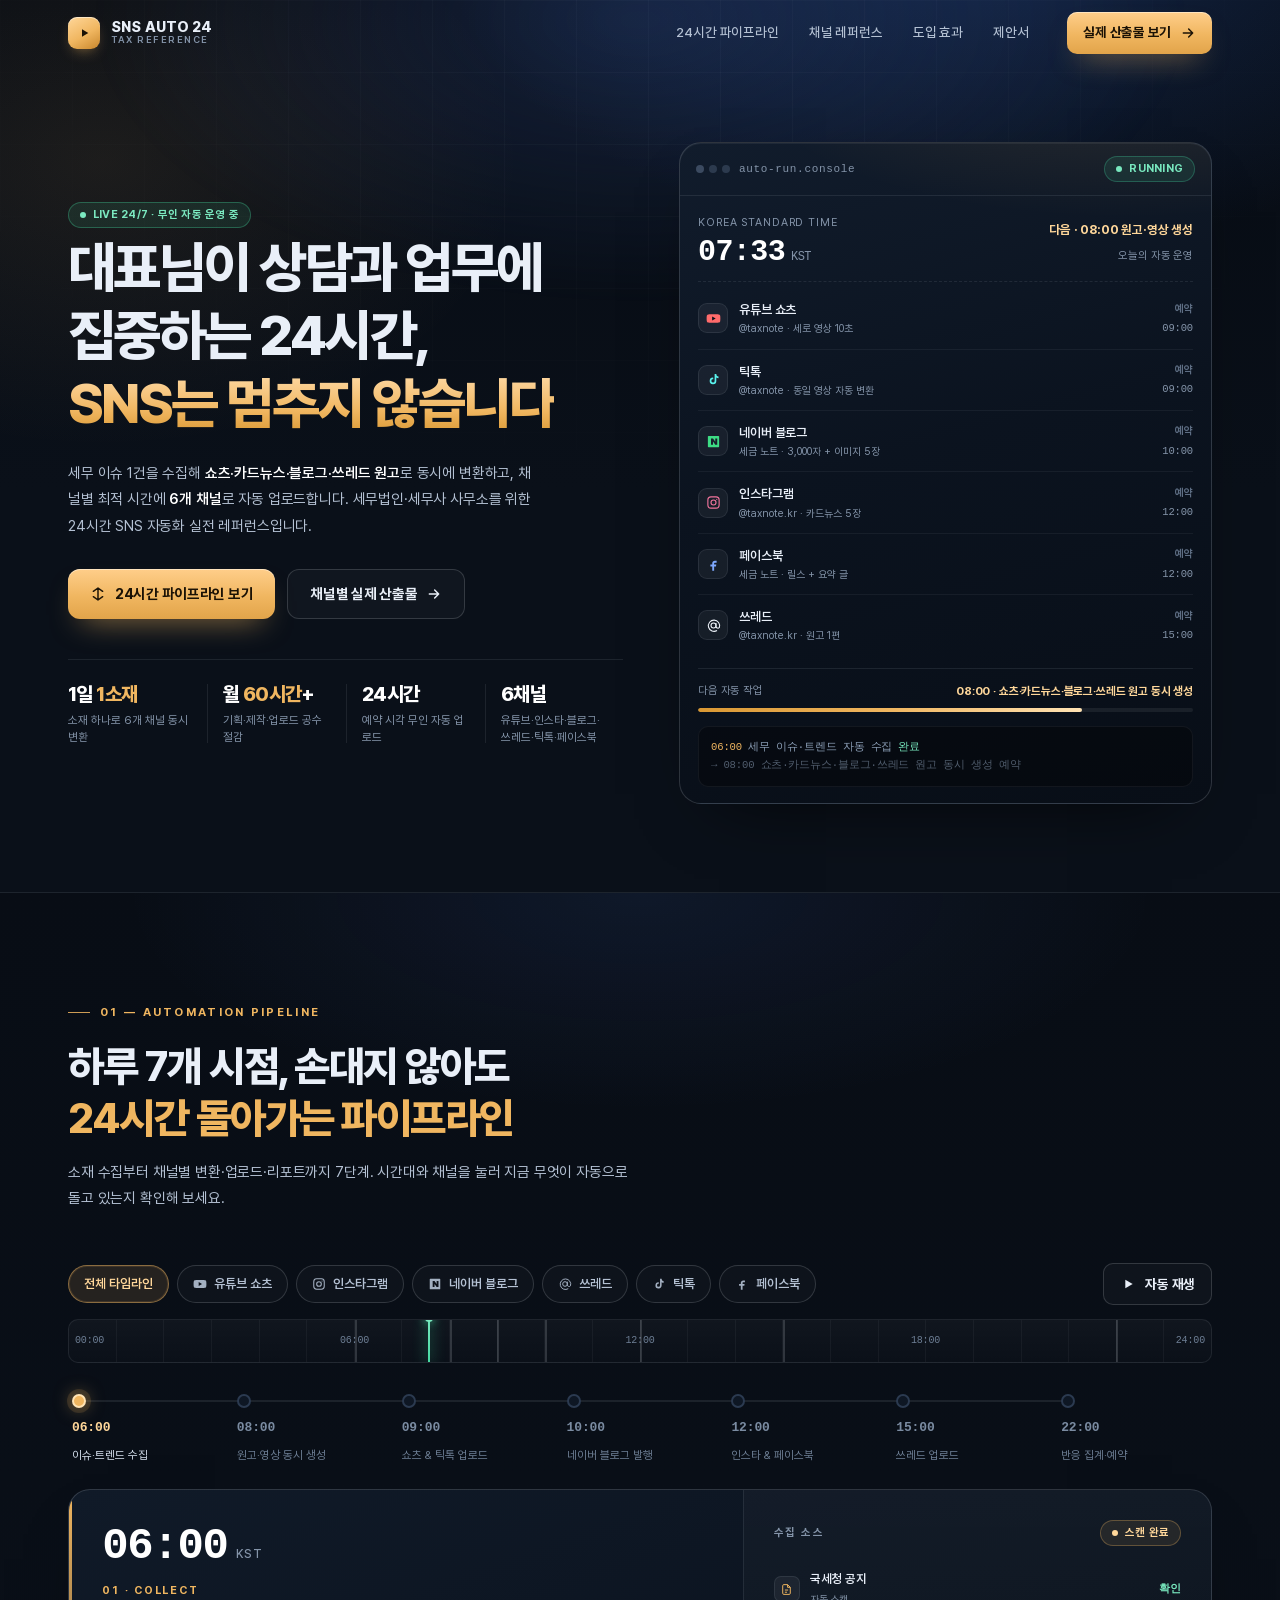
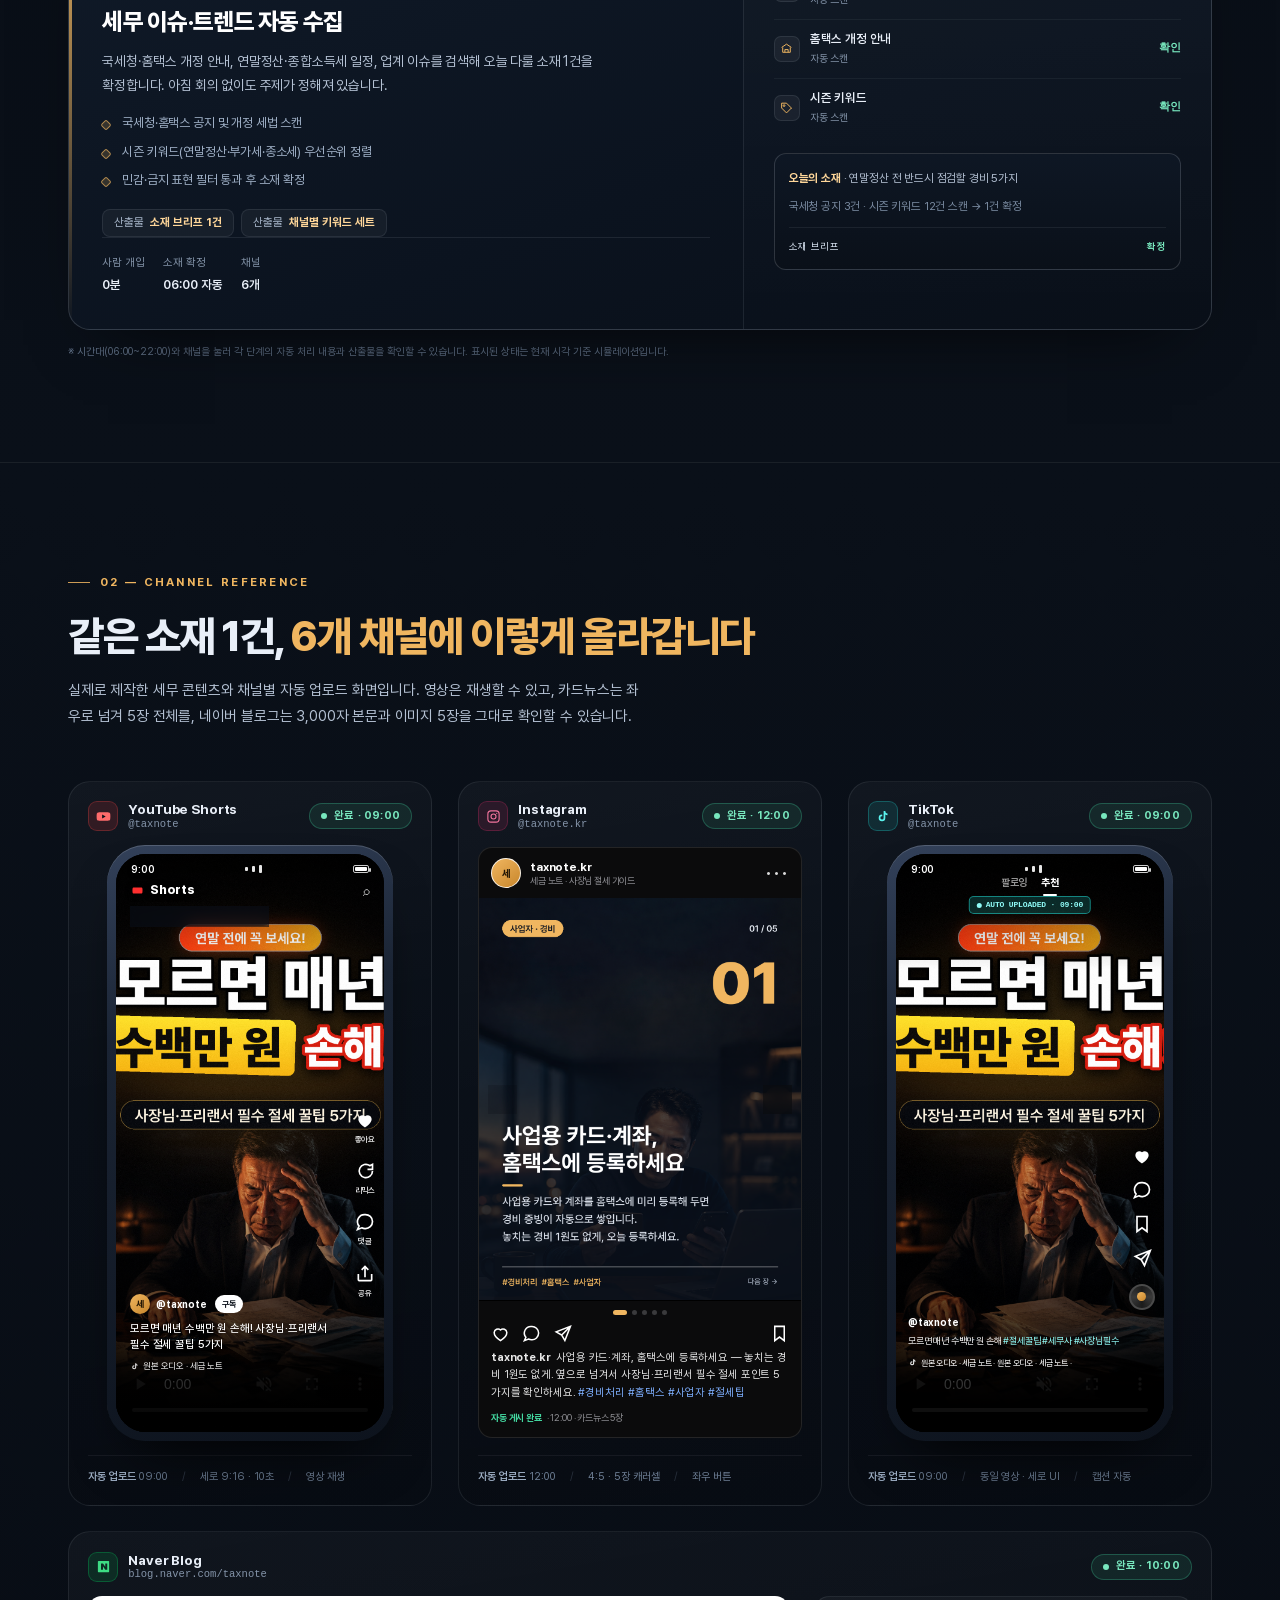
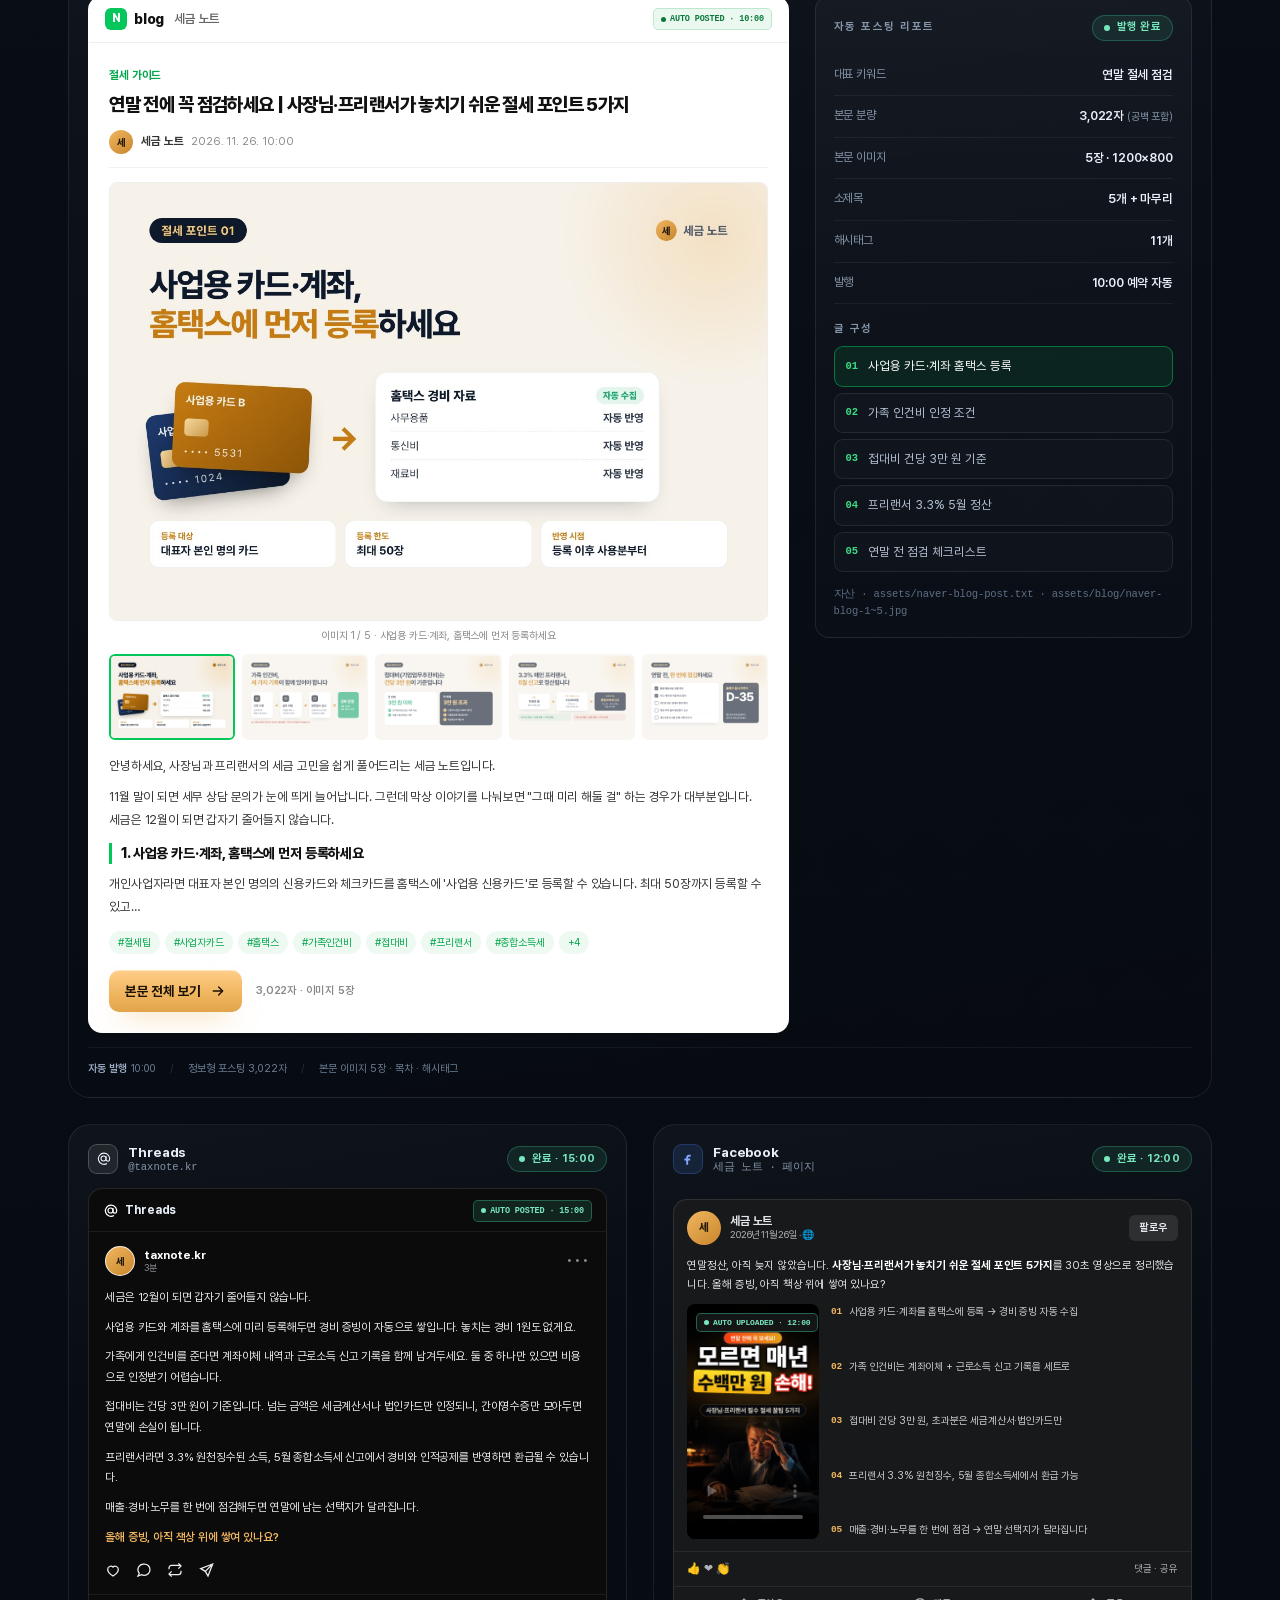
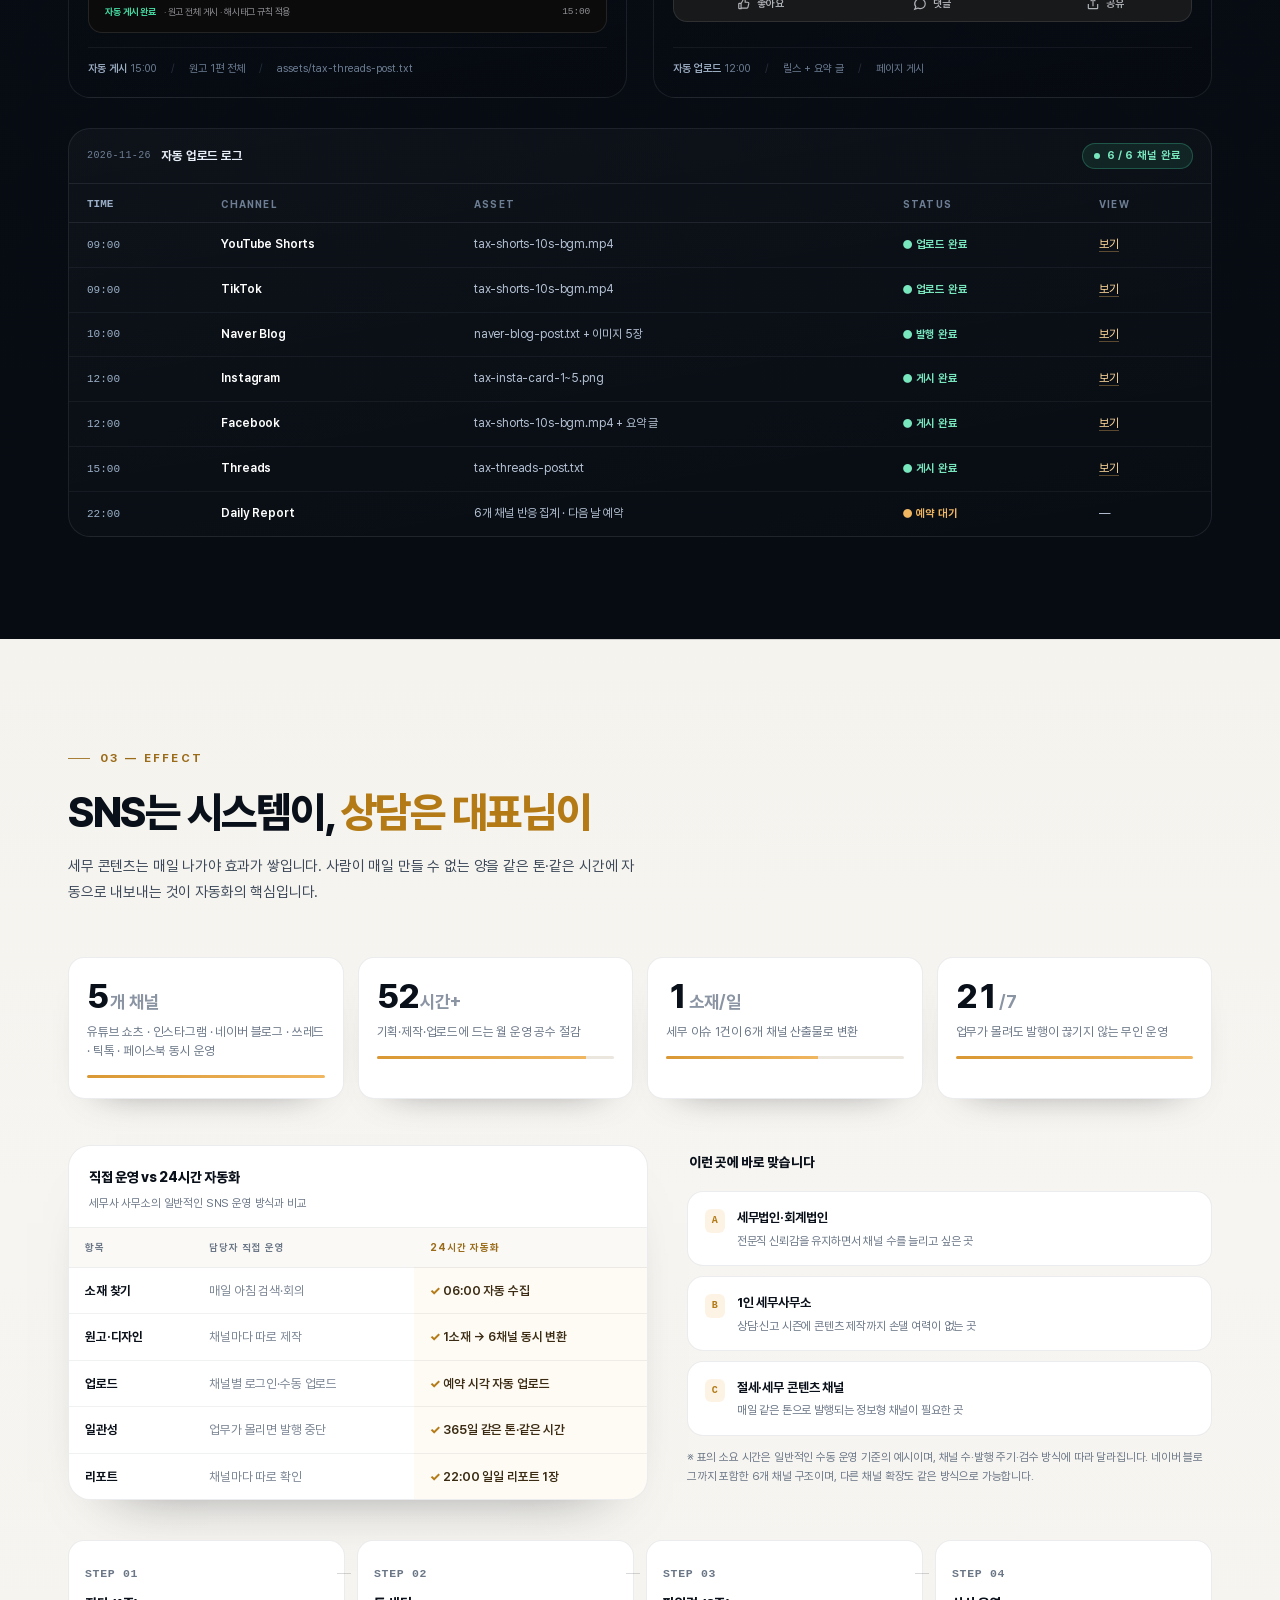
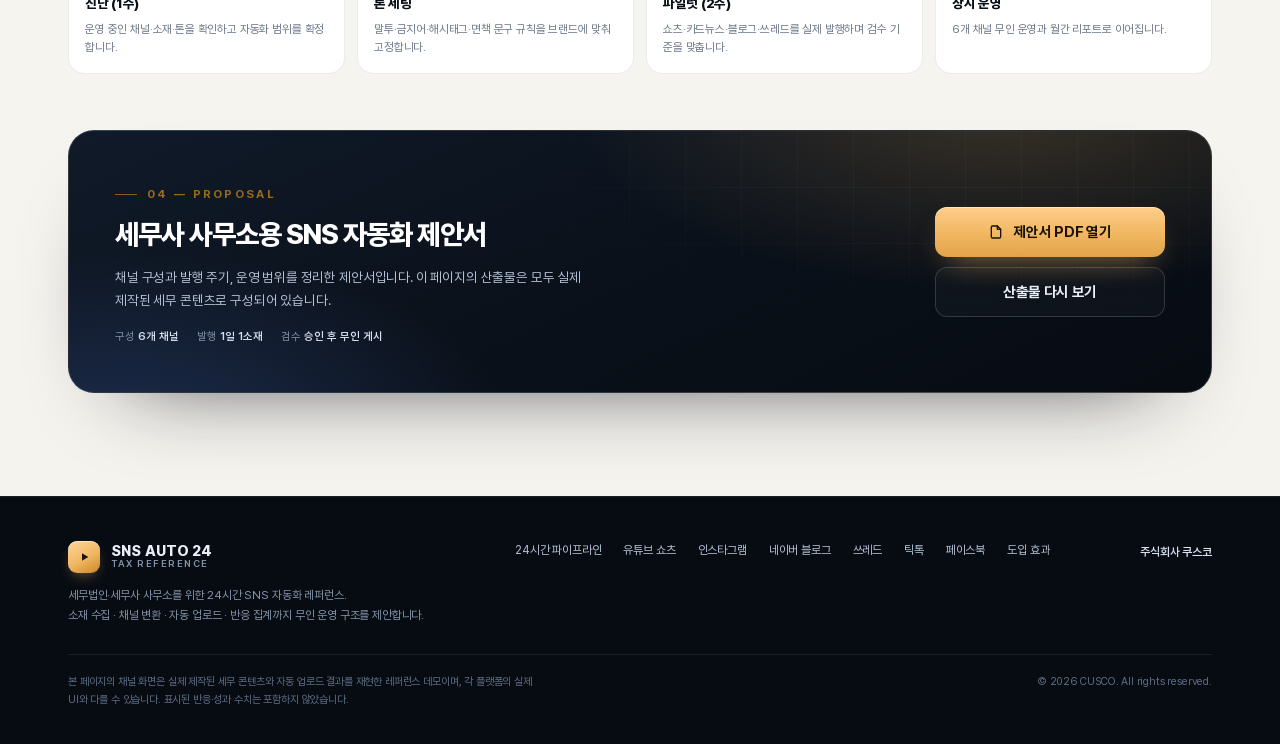
<file: index.html>
<!DOCTYPE html>
<html lang="ko">
<head>
<meta charset="utf-8">
<meta name="viewport" content="width=device-width, initial-scale=1">
<title>세무법인·세무사 24시간 SNS 자동화 레퍼런스 | SNS AUTO 24</title>
<meta name="description" content="세무 이슈 1건을 쇼츠·카드뉴스·블로그·쓰레드 원고로 바꿔 6개 채널에 자동 업로드하는 24시간 무인 운영 레퍼런스. 실제 제작된 세무 콘텐츠와 채널별 자동 업로드 화면을 확인하세요.">
<meta name="theme-color" content="#0A1019">
<meta property="og:title" content="세무법인·세무사 24시간 SNS 자동화 레퍼런스">
<meta property="og:description" content="대표님이 상담과 업무에 집중하는 24시간, SNS는 멈추지 않습니다. 1일 1소재 → 6개 채널 동시 변환·자동 업로드.">
<meta property="og:type" content="website">
<link rel="icon" href="data:image/svg+xml,%3Csvg xmlns='http://www.w3.org/2000/svg' viewBox='0 0 32 32'%3E%3Crect width='32' height='32' rx='9' fill='%23F0B660'/%3E%3Cpath d='M13 10.5v11l9-5.5-9-5.5Z' fill='%231B1205'/%3E%3C/svg%3E">
<link rel="stylesheet" href="./assets/styles.css">
<noscript><style>.reveal{opacity:1 !important;translate:0 0 !important;}</style></noscript>
</head>
<body>
<div class="progress-bar" id="progressBar" aria-hidden="true"></div>

<!-- ================= Header ================= -->
<header class="site-header" id="siteHeader">
  <div class="wrap">
    <a class="logo" href="#top" aria-label="SNS AUTO 24 홈">
      <span class="logo__mark" aria-hidden="true">
        <svg viewBox="0 0 24 24" fill="currentColor"><path d="M9 6.5v11l9.5-5.5L9 6.5Z"/></svg>
      </span>
      <span class="logo__txt">
        <b>SNS AUTO 24</b>
        <span>TAX REFERENCE</span>
      </span>
    </a>
    <nav class="nav" aria-label="주요 섹션">
      <a href="#pipeline">24시간 파이프라인</a>
      <a href="#reference">채널 레퍼런스</a>
      <a href="#effect">도입 효과</a>
      <a href="#proposal">제안서</a>
    </nav>
    <a class="btn btn--amber btn--sm header-cta" href="#reference">
      실제 산출물 보기
      <svg viewBox="0 0 24 24" fill="none" stroke="currentColor" stroke-width="2.2" stroke-linecap="round" stroke-linejoin="round" aria-hidden="true"><path d="M5 12h14M13 6l6 6-6 6"/></svg>
    </a>
  </div>
</header>

<!-- ================= Hero ================= -->
<section class="hero" id="top">
  <div class="hero__grid" aria-hidden="true"></div>
  <div class="hero__glow" aria-hidden="true"></div>
  <div class="wrap">
    <div class="hero__grid-2">
      <div class="hero__copy">
        <span class="badge badge--live"><span class="dot dot--pulse"></span>LIVE 24/7 · 무인 자동 운영 중</span>
        <h1>
          대표님이 상담과 업무에<br>집중하는 24시간,
          <span class="line"><span class="accent">SNS는 멈추지 않습니다</span></span>
        </h1>
        <p class="hero__sub">
          세무 이슈 1건을 수집해 <b>쇼츠·카드뉴스·블로그·쓰레드 원고</b>로 동시에 변환하고,
          채널별 최적 시간에 <b>6개 채널</b>로 자동 업로드합니다.
          세무법인·세무사 사무소를 위한 24시간 SNS 자동화 실전 레퍼런스입니다.
        </p>
        <div class="hero__actions">
          <a class="btn btn--amber" href="#pipeline">
            <svg viewBox="0 0 24 24" fill="none" stroke="currentColor" stroke-width="2.2" stroke-linecap="round" stroke-linejoin="round" aria-hidden="true"><path d="M12 3v18M5 8l7-5 7 5M5 16l7 5 7-5"/></svg>
            24시간 파이프라인 보기
          </a>
          <a class="btn btn--ghost" href="#reference">
            채널별 실제 산출물
            <svg viewBox="0 0 24 24" fill="none" stroke="currentColor" stroke-width="2.2" stroke-linecap="round" stroke-linejoin="round" aria-hidden="true"><path d="M5 12h14M13 6l6 6-6 6"/></svg>
          </a>
        </div>

        <div class="hero__kpis">
          <div class="kpi">
            <b>1일 <em>1소재</em></b>
            <span>소재 하나로 6개 채널 동시 변환</span>
          </div>
          <div class="kpi">
            <b>월 <em>60시간</em>+</b>
            <span>기획·제작·업로드 공수 절감</span>
          </div>
          <div class="kpi">
            <b>24시간</b>
            <span>예약 시각 무인 자동 업로드</span>
          </div>
          <div class="kpi">
            <b>6채널</b>
            <span>유튜브·인스타·블로그·쓰레드·틱톡·페이스북</span>
          </div>
        </div>
      </div>

      <!-- Live console -->
      <div class="console" aria-label="자동 운영 상태 콘솔 (시뮬레이션)">
        <div class="console__bar">
          <span class="console__dots" aria-hidden="true"><i></i><i></i><i></i></span>
          <span class="console__name">auto-run.console</span>
          <span class="badge badge--ok console__live"><span class="dot"></span>RUNNING</span>
        </div>
        <div class="console__body">
          <div class="console__clock">
            <div>
              <div class="lbl">KOREA STANDARD TIME</div>
              <div class="t" id="kTIME">09:00<span>KST</span></div>
            </div>
            <div class="right">
              <b id="kStage">다음 · 09:00 유튜브 쇼츠</b>
              <span>오늘의 자동 운영</span>
            </div>
          </div>
          <ul class="ch-list" id="consoleList">
            <li class="ch-row">
              <span class="ch-row__ico" style="color:#FF6B6B" aria-hidden="true">
                <svg viewBox="0 0 24 24" fill="currentColor"><path d="M23 12s0-3.2-.4-4.7a2.4 2.4 0 0 0-1.7-1.7C19.4 5.2 12 5.2 12 5.2s-7.4 0-8.9.4a2.4 2.4 0 0 0-1.7 1.7C1 8.8 1 12 1 12s0 3.2.4 4.7c.2.8.9 1.5 1.7 1.7 1.5.4 8.9.4 8.9.4s7.4 0 8.9-.4a2.4 2.4 0 0 0 1.7-1.7c.4-1.5.4-4.7.4-4.7Z"/><path d="M9.8 15.3V8.7L15.5 12l-5.7 3.3Z" fill="#0A1019"/></svg>
              </span>
              <span class="ch-row__name"><b>유튜브 쇼츠</b><span>@taxnote · 세로 영상 10초</span></span>
              <span class="ch-row__st"><span class="st-txt st-txt--wait" data-ch="youtube"></span><span class="t">09:00</span></span>
            </li>
            <li class="ch-row">
              <span class="ch-row__ico" style="color:#5AF3EE" aria-hidden="true">
                <svg viewBox="0 0 24 24" fill="currentColor"><path d="M16.5 3h-2.7v11.3a2.6 2.6 0 1 1-2.2-2.6V9a5.3 5.3 0 1 0 4.9 5.3V8.8a6.3 6.3 0 0 0 3.5 1.1V7.2a3.6 3.6 0 0 1-3.5-3.6V3Z"/></svg>
              </span>
              <span class="ch-row__name"><b>틱톡</b><span>@taxnote · 동일 영상 자동 변환</span></span>
              <span class="ch-row__st"><span class="st-txt st-txt--wait" data-ch="tiktok"></span><span class="t">09:00</span></span>
            </li>
            <li class="ch-row">
              <span class="ch-row__ico" style="color:#3DDC84" aria-hidden="true">
                <svg viewBox="0 0 24 24" fill="currentColor"><path d="M4 3h16a1 1 0 0 1 1 1v16a1 1 0 0 1-1 1H4a1 1 0 0 1-1-1V4a1 1 0 0 1 1-1Zm4 4v10h3.2v-5.2L14.8 17H18V7h-3.2v5.2L11.2 7H8Z"/></svg>
              </span>
              <span class="ch-row__name"><b>네이버 블로그</b><span>세금 노트 · 3,000자 + 이미지 5장</span></span>
              <span class="ch-row__st"><span class="st-txt st-txt--wait" data-ch="naver"></span><span class="t">10:00</span></span>
            </li>
            <li class="ch-row">
              <span class="ch-row__ico" style="color:#F2749D" aria-hidden="true">
                <svg viewBox="0 0 24 24" fill="none" stroke="currentColor" stroke-width="1.8"><rect x="3" y="3" width="18" height="18" rx="5"/><circle cx="12" cy="12" r="4"/><circle cx="17.2" cy="6.8" r="1" fill="currentColor" stroke="none"/></svg>
              </span>
              <span class="ch-row__name"><b>인스타그램</b><span>@taxnote.kr · 카드뉴스 5장</span></span>
              <span class="ch-row__st"><span class="st-txt st-txt--wait" data-ch="instagram"></span><span class="t">12:00</span></span>
            </li>
            <li class="ch-row">
              <span class="ch-row__ico" style="color:#7FA9FF" aria-hidden="true">
                <svg viewBox="0 0 24 24" fill="currentColor"><path d="M14 9h3V6h-3c-2.2 0-4 1.8-4 4v2H7v3h3v7h3v-7h3l.4-3H13v-2c0-.6.4-1 1-1Z"/></svg>
              </span>
              <span class="ch-row__name"><b>페이스북</b><span>세금 노트 · 릴스 + 요약 글</span></span>
              <span class="ch-row__st"><span class="st-txt st-txt--wait" data-ch="facebook"></span><span class="t">12:00</span></span>
            </li>
            <li class="ch-row">
              <span class="ch-row__ico" style="color:#EDF2F9" aria-hidden="true">
                <svg viewBox="0 0 24 24" fill="none" stroke="currentColor" stroke-width="1.7"><circle cx="12" cy="12" r="4"/><path d="M16 8v5.4a3 3 0 0 0 5.4 1.7A9 9 0 1 0 17.6 20"/></svg>
              </span>
              <span class="ch-row__name"><b>쓰레드</b><span>@taxnote.kr · 원고 1편</span></span>
              <span class="ch-row__st"><span class="st-txt st-txt--wait" data-ch="threads"></span><span class="t">15:00</span></span>
            </li>
          </ul>
          <div class="console__next">
            <div class="row"><span>다음 자동 작업</span><b id="kNext">09:00 유튜브 쇼츠 &amp; 틱톡</b></div>
            <div class="console__gen"><i id="kGen"></i></div>
          </div>
          <div class="console__log" id="kLog" aria-hidden="true"></div>
        </div>
      </div>
    </div>
  </div>
</section>

<!-- ================= Pipeline ================= -->
<section class="section pipeline" id="pipeline">
  <div class="wrap">
    <div class="sec-head reveal">
      <span class="eyebrow">01 — AUTOMATION PIPELINE</span>
      <h2 class="h2">하루 7개 시점, 손대지 않아도<br><span class="hl">24시간 돌아가는 파이프라인</span></h2>
      <p class="lead">
        소재 수집부터 채널별 변환·업로드·리포트까지 7단계. 시간대와 채널을 눌러
        지금 무엇이 자동으로 돌고 있는지 확인해 보세요.
      </p>
    </div>

    <div class="sim reveal" data-d="1">
      <div class="sim__bar">
        <div class="chips" role="group" aria-label="채널별 자동 운영 흐름 보기">
          <button class="chip chip--all is-active" data-channel="all" aria-pressed="true">
            전체 타임라인
          </button>
          <button class="chip" data-channel="youtube" aria-pressed="false">
            <svg viewBox="0 0 24 24" fill="currentColor" aria-hidden="true"><path d="M23 12s0-3.2-.4-4.7a2.4 2.4 0 0 0-1.7-1.7C19.4 5.2 12 5.2 12 5.2s-7.4 0-8.9.4a2.4 2.4 0 0 0-1.7 1.7C1 8.8 1 12 1 12s0 3.2.4 4.7c.2.8.9 1.5 1.7 1.7 1.5.4 8.9.4 8.9.4s7.4 0 8.9-.4a2.4 2.4 0 0 0 1.7-1.7c.4-1.5.4-4.7.4-4.7Z"/><path d="M9.8 15.3V8.7L15.5 12l-5.7 3.3Z" fill="#0A1019"/></svg>
            유튜브 쇼츠
          </button>
          <button class="chip" data-channel="instagram" aria-pressed="false">
            <svg viewBox="0 0 24 24" fill="none" stroke="currentColor" stroke-width="1.8" aria-hidden="true"><rect x="3" y="3" width="18" height="18" rx="5"/><circle cx="12" cy="12" r="4"/><circle cx="17.2" cy="6.8" r="1" fill="currentColor" stroke="none"/></svg>
            인스타그램
          </button>
          <button class="chip" data-channel="naver" aria-pressed="false">
            <svg aria-hidden="true" viewBox="0 0 24 24" fill="currentColor"><path d="M4 3h16a1 1 0 0 1 1 1v16a1 1 0 0 1-1 1H4a1 1 0 0 1-1-1V4a1 1 0 0 1 1-1Zm4 4v10h3.2v-5.2L14.8 17H18V7h-3.2v5.2L11.2 7H8Z"/></svg>
            네이버 블로그
          </button>
          <button class="chip" data-channel="threads" aria-pressed="false">
            <svg viewBox="0 0 24 24" fill="none" stroke="currentColor" stroke-width="1.7" aria-hidden="true"><circle cx="12" cy="12" r="4"/><path d="M16 8v5.4a3 3 0 0 0 5.4 1.7A9 9 0 1 0 17.6 20"/></svg>
            쓰레드
          </button>
          <button class="chip" data-channel="tiktok" aria-pressed="false">
            <svg viewBox="0 0 24 24" fill="currentColor" aria-hidden="true"><path d="M16.5 3h-2.7v11.3a2.6 2.6 0 1 1-2.2-2.6V9a5.3 5.3 0 1 0 4.9 5.3V8.8a6.3 6.3 0 0 0 3.5 1.1V7.2a3.6 3.6 0 0 1-3.5-3.6V3Z"/></svg>
            틱톡
          </button>
          <button class="chip" data-channel="facebook" aria-pressed="false">
            <svg viewBox="0 0 24 24" fill="currentColor" aria-hidden="true"><path d="M14 9h3V6h-3c-2.2 0-4 1.8-4 4v2H7v3h3v7h3v-7h3l.4-3H13v-2c0-.6.4-1 1-1Z"/></svg>
            페이스북
          </button>
        </div>
        <button class="btn btn--ghost btn--sm" id="playBtn" aria-pressed="false">
          <svg viewBox="0 0 24 24" fill="currentColor" aria-hidden="true"><path d="M8 5.5v13l11-6.5-11-6.5Z"/></svg>
          <span>자동 재생</span>
        </button>
      </div>

      <!-- 24h ruler -->
      <div class="ruler" id="ruler" aria-hidden="true">
        <div class="ruler__ticks" id="rulerTicks"></div>
        <div class="ruler__labels" id="rulerLabels"></div>
        <div class="ruler__now" id="rulerNow" style="left:0%"></div>
      </div>

      <!-- stages -->
      <div class="rail" id="rail" role="tablist" aria-label="24시간 자동 운영 타임라인">
        <div class="rail__line" aria-hidden="true"><i id="railFill"></i></div>
        <button class="node is-active" role="tab" aria-selected="true" data-stage="0">
          <span class="node__dot" aria-hidden="true"></span>
          <span class="node__time">06:00</span>
          <span class="node__label">이슈·트렌드 수집</span>
        </button>
        <button class="node" role="tab" aria-selected="false" data-stage="1">
          <span class="node__dot" aria-hidden="true"></span>
          <span class="node__time">08:00</span>
          <span class="node__label">원고·영상 동시 생성</span>
        </button>
        <button class="node" role="tab" aria-selected="false" data-stage="2">
          <span class="node__dot" aria-hidden="true"></span>
          <span class="node__time">09:00</span>
          <span class="node__label">쇼츠 &amp; 틱톡 업로드</span>
        </button>
        <button class="node" role="tab" aria-selected="false" data-stage="3">
          <span class="node__dot" aria-hidden="true"></span>
          <span class="node__time">10:00</span>
          <span class="node__label">네이버 블로그 발행</span>
        </button>
        <button class="node" role="tab" aria-selected="false" data-stage="4">
          <span class="node__dot" aria-hidden="true"></span>
          <span class="node__time">12:00</span>
          <span class="node__label">인스타 &amp; 페이스북</span>
        </button>
        <button class="node" role="tab" aria-selected="false" data-stage="5">
          <span class="node__dot" aria-hidden="true"></span>
          <span class="node__time">15:00</span>
          <span class="node__label">쓰레드 업로드</span>
        </button>
        <button class="node" role="tab" aria-selected="false" data-stage="6">
          <span class="node__dot" aria-hidden="true"></span>
          <span class="node__time">22:00</span>
          <span class="node__label">반응 집계·예약</span>
        </button>
      </div>

      <!-- detail -->
      <div class="detail" id="detail" aria-live="polite">
        <div class="detail__in" id="detailIn">
          <div class="detail__main" id="detailMain">
            <div class="detail__time">12:00<span>KST</span></div>
            <div class="detail__kicker">05 · DISTRIBUTE</div>
            <h3 class="detail__title">인스타그램 카드뉴스 &amp; 페이스북 자동 업로드</h3>
            <p class="detail__desc">카드뉴스 5장을 인스타그램 캐러셀로, 같은 소재를 페이스북 페이지에는 영상과 요약 글로 올립니다. 점심시간 트래픽에 맞춘 게시 시각입니다.</p>
            <ul class="detail__list">
              <li>인스타그램: 카드뉴스 5장 캐러셀 + 해시태그 세팅</li>
              <li>페이스북: 릴스 영상 + 절세 꿀팁 요약 글</li>
              <li>게시 실패 시 자동 재시도 · 담당자 알림</li>
            </ul>
            <div class="detail__out">
              <span class="tag">산출물 <b>카드뉴스 5장</b></span>
              <span class="tag">산출물 <b>요약 글</b></span>
            </div>
            <div class="detail__foot">
              <div>사람 개입<b>0분</b></div>
              <div>게시 시각<b>12:00 자동</b></div>
              <div>채널<b>2개</b></div>
            </div>
          </div>
          <div class="detail__side" id="detailSide"></div>
        </div>
      </div>
      <p class="detail__hint">※ 시간대(06:00~22:00)와 채널을 눌러 각 단계의 자동 처리 내용과 산출물을 확인할 수 있습니다. 표시된 상태는 현재 시각 기준 시뮬레이션입니다.</p>
    </div>
  </div>
</section>

<!-- ================= Showcase ================= -->
<section class="section showcase" id="reference">
  <div class="wrap">
    <div class="sec-head reveal">
      <span class="eyebrow">02 — CHANNEL REFERENCE</span>
      <h2 class="h2">같은 소재 1건, <span class="hl">6개 채널에 이렇게 올라갑니다</span></h2>
      <p class="lead">
        실제로 제작한 세무 콘텐츠와 채널별 자동 업로드 화면입니다.
        영상은 재생할 수 있고, 카드뉴스는 좌우로 넘겨 5장 전체를, 네이버 블로그는 3,000자 본문과 이미지 5장을 그대로 확인할 수 있습니다.
      </p>
    </div>

    <div class="sc-grid">
      <!-- YouTube Shorts -->
      <article class="sc-card sc-card--4 reveal" id="ch-youtube" data-d="1">
        <div class="sc-head">
          <span class="sc-ico sc-ico--yt" aria-hidden="true">
            <svg viewBox="0 0 24 24" fill="currentColor"><path d="M23 12s0-3.2-.4-4.7a2.4 2.4 0 0 0-1.7-1.7C19.4 5.2 12 5.2 12 5.2s-7.4 0-8.9.4a2.4 2.4 0 0 0-1.7 1.7C1 8.8 1 12 1 12s0 3.2.4 4.7c.2.8.9 1.5 1.7 1.7 1.5.4 8.9.4 8.9.4s7.4 0 8.9-.4a2.4 2.4 0 0 0 1.7-1.7c.4-1.5.4-4.7.4-4.7Z"/><path d="M9.8 15.3V8.7L15.5 12l-5.7 3.3Z" fill="#0A1019"/></svg>
          </span>
          <span class="sc-title"><b>YouTube Shorts</b><span>@taxnote</span></span>
          <span class="badge badge--ok"><span class="dot"></span>완료 · 09:00</span>
        </div>
        <div class="sc-body">
          <div class="phone">
            <div class="phone__frame">
              <div class="phone__screen">
                <div class="statusbar"><span>9:00</span><span class="sig" aria-hidden="true"><i></i><i></i><i></i></span><span class="bat" aria-hidden="true"></span></div>
                <div class="yt">
                  <video class="vid js-video" src="./assets/tax-shorts-10s-bgm.mp4" poster="./assets/tax-shorts-thumbnail.png" controls playsinline muted loop preload="metadata" aria-label="세무 절세 꿀팁 5가지 쇼츠 영상"></video>
                  <div class="yt__grad" aria-hidden="true"></div>
                  <div class="yt__top">
                    <span class="yt__logo">
                      <svg viewBox="0 0 24 24" fill="currentColor" aria-hidden="true"><path d="M23 12s0-3.2-.4-4.7a2.4 2.4 0 0 0-1.7-1.7C19.4 5.2 12 5.2 12 5.2s-7.4 0-8.9.4a2.4 2.4 0 0 0-1.7 1.7C1 8.8 1 12 1 12s0 3.2.4 4.7c.2.8.9 1.5 1.7 1.7 1.5.4 8.9.4 8.9.4s7.4 0 8.9-.4a2.4 2.4 0 0 0 1.7-1.7c.4-1.5.4-4.7.4-4.7Z"/></svg>
                      Shorts
                    </span>
                    <span style="font-size:13px;color:#fff;opacity:.85" aria-hidden="true">⌕</span>
                  </div>
                  <span class="yt__chip"><span class="dot" style="width:5px;height:5px"></span>AUTO UPLOADED · 09:00</span>
                  <div class="yt__rail" aria-hidden="true">
                    <span class="act"><svg viewBox="0 0 24 24" fill="currentColor"><path d="M12 21s-8-4.8-8-10.2A4.8 4.8 0 0 1 12 7.6a4.8 4.8 0 0 1 8 3.2C20 16.2 12 21 12 21Z"/></svg><span>좋아요</span></span>
                    <span class="act"><svg viewBox="0 0 24 24" fill="none" stroke="currentColor" stroke-width="2"><path d="M21 12a8 8 0 1 1-3.2-6.4L21 4v6h-6"/></svg><span>리믹스</span></span>
                    <span class="act"><svg viewBox="0 0 24 24" fill="none" stroke="currentColor" stroke-width="2"><path d="M21 11.5a8.4 8.4 0 0 1-9 8.4 8.4 8.4 0 0 1-3.8-.9L3 21l1.9-4.2A8.4 8.4 0 0 1 12 3.1a8.4 8.4 0 0 1 9 8.4Z"/></svg><span>댓글</span></span>
                    <span class="act"><svg viewBox="0 0 24 24" fill="none" stroke="currentColor" stroke-width="2"><path d="M4 12v7a1 1 0 0 0 1 1h14a1 1 0 0 0 1-1v-7"/><path d="M12 16V3M8 7l4-4 4 4"/></svg><span>공유</span></span>
                  </div>
                  <div class="yt__meta">
                    <div class="yt__who">
                      <span class="yt__ava">세</span>
                      <b>@taxnote</b>
                      <span class="sub">구독</span>
                    </div>
                    <p class="yt__title">모르면 매년 수백만 원 손해! 사장님·프리랜서 필수 절세 꿀팁 5가지</p>
                    <p class="yt__music">
                      <svg viewBox="0 0 24 24" fill="currentColor" aria-hidden="true"><path d="M16.5 3h-2.7v11.3a2.6 2.6 0 1 1-2.2-2.6V9a5.3 5.3 0 1 0 4.9 5.3V8.8a6.3 6.3 0 0 0 3.5 1.1V7.2a3.6 3.6 0 0 1-3.5-3.6V3Z"/></svg>
                      원본 오디오 · 세금 노트
                    </p>
                  </div>
                </div>
              </div>
            </div>
          </div>
        </div>
        <div class="sc-foot">
          <span><b>자동 업로드</b> 09:00</span><span class="sep">/</span>
          <span>세로 9:16 · 10초</span><span class="sep">/</span>
          <span>영상 재생</span>
        </div>
      </article>

      <!-- Instagram -->
      <article class="sc-card sc-card--4 reveal" id="ch-instagram" data-d="2">
        <div class="sc-head">
          <span class="sc-ico sc-ico--ig" aria-hidden="true">
            <svg viewBox="0 0 24 24" fill="none" stroke="currentColor" stroke-width="1.8"><rect x="3" y="3" width="18" height="18" rx="5"/><circle cx="12" cy="12" r="4"/><circle cx="17.2" cy="6.8" r="1" fill="currentColor" stroke="none"/></svg>
          </span>
          <span class="sc-title"><b>Instagram</b><span>@taxnote.kr</span></span>
          <span class="badge badge--ok"><span class="dot"></span>완료 · 12:00</span>
        </div>
        <div class="sc-body">
          <div class="ig js-carousel" id="igCarousel" tabindex="0" role="group" aria-label="인스타그램 카드뉴스 5장, 좌우 버튼으로 넘겨보기">
            <div class="ig__top">
              <span class="ig__ava">세</span>
              <span class="ig__who"><b>taxnote.kr</b><span>세금 노트 · 사장님 절세 가이드</span></span>
              <span class="ig__more" aria-hidden="true">•••</span>
            </div>
            <div class="ig__stage js-stage">
              <div class="ig__slides" id="igSlides">
                <img src="./assets/tax-insta-card-1.png" alt="카드뉴스 1장 — 사업용 카드·계좌, 홈택스에 등록하세요">
                <img src="./assets/tax-insta-card-2.png" alt="카드뉴스 2장 — 가족 인건비는 계좌이체와 근로소득 신고 기록을 함께">
                <img src="./assets/tax-insta-card-3.png" alt="카드뉴스 3장 — 접대비 건당 3만 원 기준">
                <img src="./assets/tax-insta-card-4.png" alt="카드뉴스 4장 — 프리랜서 3.3% 원천징수와 종합소득세 환급">
                <img src="./assets/tax-insta-card-5.png" alt="카드뉴스 5장 — 매출·경비·노무 점검과 연말 증빙">
              </div>
              <button class="ig__nav ig__nav--prev" id="igPrev" aria-label="이전 카드" disabled>
                <svg viewBox="0 0 24 24" fill="none" stroke="currentColor" stroke-width="2.6" stroke-linecap="round" stroke-linejoin="round" aria-hidden="true"><path d="M15 5l-7 7 7 7"/></svg>
              </button>
              <button class="ig__nav ig__nav--next" id="igNext" aria-label="다음 카드">
                <svg viewBox="0 0 24 24" fill="none" stroke="currentColor" stroke-width="2.6" stroke-linecap="round" stroke-linejoin="round" aria-hidden="true"><path d="M9 5l7 7-7 7"/></svg>
              </button>
              <span class="ig__count" hidden aria-hidden="true"></span>
            </div>
            <div class="ig__dots" id="igDots" role="tablist" aria-label="카드 선택">
              <button class="on" role="tab" aria-selected="true" aria-label="1번째 카드"></button>
              <button role="tab" aria-selected="false" aria-label="2번째 카드"></button>
              <button role="tab" aria-selected="false" aria-label="3번째 카드"></button>
              <button role="tab" aria-selected="false" aria-label="4번째 카드"></button>
              <button role="tab" aria-selected="false" aria-label="5번째 카드"></button>
            </div>
            <div class="ig__acts" aria-hidden="true">
              <svg viewBox="0 0 24 24" fill="none" stroke="currentColor" stroke-width="1.9"><path d="M12 21s-8-4.8-8-10.2A4.8 4.8 0 0 1 12 7.6a4.8 4.8 0 0 1 8 3.2C20 16.2 12 21 12 21Z"/></svg>
              <svg viewBox="0 0 24 24" fill="none" stroke="currentColor" stroke-width="1.9"><path d="M21 11.5a8.4 8.4 0 0 1-9 8.4 8.4 8.4 0 0 1-3.8-.9L3 21l1.9-4.2A8.4 8.4 0 0 1 12 3.1a8.4 8.4 0 0 1 9 8.4Z"/></svg>
              <svg viewBox="0 0 24 24" fill="none" stroke="currentColor" stroke-width="1.9"><path d="M22 3 11 14M22 3l-7 18-4-7-7-4 18-7Z"/></svg>
              <svg class="save" viewBox="0 0 24 24" fill="none" stroke="currentColor" stroke-width="1.9"><path d="M6 3h12v18l-6-4.5L6 21V3Z"/></svg>
            </div>
            <p class="ig__cap">
              <b>taxnote.kr</b> 사업용 카드·계좌, 홈택스에 등록하세요 — 놓치는 경비 1원도 없게.
              옆으로 넘겨서 사장님·프리랜서 필수 절세 포인트 5가지를 확인하세요.
              <span class="tag">#경비처리 #홈택스 #사업자 #절세팁</span>
            </p>
            <div class="ig__time"><span class="ok">자동 게시 완료</span> · 12:00 · 카드뉴스 5장</div>
          </div>
        </div>
        <div class="sc-foot">
          <span><b>자동 업로드</b> 12:00</span><span class="sep">/</span>
          <span>4:5 · 5장 캐러셀</span><span class="sep">/</span>
          <span>좌우 버튼</span>
        </div>
      </article>

      <!-- TikTok -->
      <article class="sc-card sc-card--4 reveal" id="ch-tiktok" data-d="3">
        <div class="sc-head">
          <span class="sc-ico sc-ico--tt" aria-hidden="true">
            <svg viewBox="0 0 24 24" fill="currentColor"><path d="M16.5 3h-2.7v11.3a2.6 2.6 0 1 1-2.2-2.6V9a5.3 5.3 0 1 0 4.9 5.3V8.8a6.3 6.3 0 0 0 3.5 1.1V7.2a3.6 3.6 0 0 1-3.5-3.6V3Z"/></svg>
          </span>
          <span class="sc-title"><b>TikTok</b><span>@taxnote</span></span>
          <span class="badge badge--ok"><span class="dot"></span>완료 · 09:00</span>
        </div>
        <div class="sc-body">
          <div class="phone">
            <div class="phone__frame">
              <div class="phone__screen">
                <div class="statusbar"><span>9:00</span><span class="sig" aria-hidden="true"><i></i><i></i><i></i></span><span class="bat" aria-hidden="true"></span></div>
                <div class="tt">
                  <video class="vid js-video" src="./assets/tax-shorts-10s-bgm.mp4" poster="./assets/tax-shorts-thumbnail.png" controls playsinline muted loop preload="none" aria-label="틱톡 자동 업로드된 세무 쇼츠 영상"></video>
                  <div class="tt__grad" aria-hidden="true"></div>
                  <div class="tt__top"><span>팔로잉</span><span class="on">추천</span></div>
                  <span class="tt__chip"><span class="dot" style="width:5px;height:5px"></span>AUTO UPLOADED · 09:00</span>
                  <div class="tt__rail" aria-hidden="true">
                    <span class="act"><svg viewBox="0 0 24 24" fill="currentColor"><path d="M12 21s-8-4.8-8-10.2A4.8 4.8 0 0 1 12 7.6a4.8 4.8 0 0 1 8 3.2C20 16.2 12 21 12 21Z"/></svg><span>좋아요</span></span>
                    <span class="act"><svg viewBox="0 0 24 24" fill="none" stroke="currentColor" stroke-width="2"><path d="M21 11.5a8.4 8.4 0 0 1-9 8.4 8.4 8.4 0 0 1-3.8-.9L3 21l1.9-4.2A8.4 8.4 0 0 1 12 3.1a8.4 8.4 0 0 1 9 8.4Z"/></svg><span>댓글</span></span>
                    <span class="act"><svg viewBox="0 0 24 24" fill="none" stroke="currentColor" stroke-width="2"><path d="M6 3h12v18l-6-4.5L6 21V3Z"/></svg><span>저장</span></span>
                    <span class="act"><svg viewBox="0 0 24 24" fill="none" stroke="currentColor" stroke-width="2"><path d="M22 3 11 14M22 3l-7 18-4-7-7-4 18-7Z"/></svg><span>공유</span></span>
                    <span class="tt__disc"><i></i></span>
                  </div>
                  <div class="tt__meta">
                    <b>@taxnote</b>
                    <p>모르면 매년 수백만 원 손해 <span class="hl">#절세꿀팁</span> <span class="hl">#세무사</span> <span class="hl">#사장님필수</span></p>
                    <div class="tt__music">
                      <svg viewBox="0 0 24 24" fill="currentColor" width="9" height="9" aria-hidden="true"><path d="M16.5 3h-2.7v11.3a2.6 2.6 0 1 1-2.2-2.6V9a5.3 5.3 0 1 0 4.9 5.3V8.8a6.3 6.3 0 0 0 3.5 1.1V7.2a3.6 3.6 0 0 1-3.5-3.6V3Z"/></svg>
                      <span>원본 오디오 · 세금 노트 · 원본 오디오 · 세금 노트 ·&nbsp;</span>
                    </div>
                  </div>
                </div>
              </div>
            </div>
          </div>
        </div>
        <div class="sc-foot">
          <span><b>자동 업로드</b> 09:00</span><span class="sep">/</span>
          <span>동일 영상 · 세로 UI</span><span class="sep">/</span>
          <span>캡션 자동</span>
        </div>
      </article>


      <!-- Naver Blog -->
      <article class="sc-card sc-card--12 reveal" id="ch-naver" data-d="1">
        <div class="sc-head">
          <span class="sc-ico sc-ico--nv" aria-hidden="true">
            <svg viewBox="0 0 24 24" fill="currentColor"><path d="M4 3h16a1 1 0 0 1 1 1v16a1 1 0 0 1-1 1H4a1 1 0 0 1-1-1V4a1 1 0 0 1 1-1Zm4 4v10h3.2v-5.2L14.8 17H18V7h-3.2v5.2L11.2 7H8Z"/></svg>
          </span>
          <span class="sc-title"><b>Naver Blog</b><span>blog.naver.com/taxnote</span></span>
          <span class="badge badge--ok"><span class="dot"></span>완료 · 10:00</span>
        </div>
        <div class="sc-body nv-body">
          <div class="nv">
            <div class="nv__bar">
              <span class="nv__logo" aria-hidden="true">N</span><b>blog</b><span class="nv__bname">세금 노트</span>
              <span class="nv__auto"><span class="dot" style="width:5px;height:5px"></span>AUTO POSTED · 10:00</span>
            </div>
            <div class="nv__post">
              <span class="nv__cat">절세 가이드</span>
              <h3 class="nv__title">연말 전에 꼭 점검하세요 | 사장님·프리랜서가 놓치기 쉬운 절세 포인트 5가지</h3>
              <div class="nv__meta"><span class="nv__ava">세</span><b>세금 노트</b><span>2026. 11. 26. 10:00</span></div>
              <figure class="nv__fig">
                <img id="nvMain" src="./assets/blog/naver-blog-1.jpg" alt="본문 이미지 1 — 사업용 카드·계좌, 홈택스에 먼저 등록하세요" width="1200" height="800">
                <figcaption><span id="nvCap">이미지 1 / 5 · 사업용 카드·계좌, 홈택스에 먼저 등록하세요</span></figcaption>
              </figure>
              <div class="nv__thumbs" id="nvThumbs" role="group" aria-label="본문 이미지 5장">
                <button class="on" data-i="1" aria-pressed="true" data-cap="사업용 카드·계좌, 홈택스에 먼저 등록하세요"><img src="./assets/blog/naver-blog-1.jpg" alt="본문 이미지 1" loading="lazy"></button>
                <button data-i="2" aria-pressed="false" data-cap="가족 인건비는 근무·이체·신고 기록이 함께"><img src="./assets/blog/naver-blog-2.jpg" alt="본문 이미지 2" loading="lazy"></button>
                <button data-i="3" aria-pressed="false" data-cap="접대비(기업업무추진비)는 건당 3만 원이 기준"><img src="./assets/blog/naver-blog-3.jpg" alt="본문 이미지 3" loading="lazy"></button>
                <button data-i="4" aria-pressed="false" data-cap="3.3% 떼인 프리랜서, 5월 신고로 정산"><img src="./assets/blog/naver-blog-4.jpg" alt="본문 이미지 4" loading="lazy"></button>
                <button data-i="5" aria-pressed="false" data-cap="연말 전, 한 번에 점검하세요"><img src="./assets/blog/naver-blog-5.jpg" alt="본문 이미지 5" loading="lazy"></button>
              </div>
              <div class="nv__text">
                <p>안녕하세요, 사장님과 프리랜서의 세금 고민을 쉽게 풀어드리는 세금 노트입니다.</p>
                <p>11월 말이 되면 세무 상담 문의가 눈에 띄게 늘어납니다. 그런데 막상 이야기를 나눠보면 "그때 미리 해둘 걸" 하는 경우가 대부분입니다. 세금은 12월이 되면 갑자기 줄어들지 않습니다.</p>
                <p class="nv__h">1. 사업용 카드·계좌, 홈택스에 먼저 등록하세요</p>
                <p>개인사업자라면 대표자 본인 명의의 신용카드와 체크카드를 홈택스에 '사업용 신용카드'로 등록할 수 있습니다. 최대 50장까지 등록할 수 있고…</p>
              </div>
              <div class="nv__tags"><span>#절세팁</span><span>#사업자카드</span><span>#홈택스</span><span>#가족인건비</span><span>#접대비</span><span>#프리랜서</span><span>#종합소득세</span><span>+4</span></div>
              <div class="nv__acts">
                <a class="btn btn--amber btn--sm" href="./blog.html">
                  본문 전체 보기
                  <svg viewBox="0 0 24 24" fill="none" stroke="currentColor" stroke-width="2.2" stroke-linecap="round" stroke-linejoin="round" aria-hidden="true"><path d="M5 12h14M13 6l6 6-6 6"/></svg>
                </a>
                <span class="nv__count">3,022자 · 이미지 5장</span>
              </div>
            </div>
          </div>

          <aside class="nv-seo" aria-label="네이버 블로그 자동 포스팅 리포트">
            <div class="side__h"><b>자동 포스팅 리포트</b><span class="badge badge--ok"><span class="dot"></span>발행 완료</span></div>
            <dl class="nv-spec">
              <div><dt>대표 키워드</dt><dd>연말 절세 점검</dd></div>
              <div><dt>본문 분량</dt><dd>3,022자 <small>(공백 포함)</small></dd></div>
              <div><dt>본문 이미지</dt><dd>5장 · 1200×800</dd></div>
              <div><dt>소제목</dt><dd>5개 + 마무리</dd></div>
              <div><dt>해시태그</dt><dd>11개</dd></div>
              <div><dt>발행</dt><dd>10:00 예약 자동</dd></div>
            </dl>
            <div class="nv-outline">
              <b>글 구성</b>
              <ol id="nvOutline">
                <li><button data-i="1" class="on">사업용 카드·계좌 홈택스 등록</button></li>
                <li><button data-i="2">가족 인건비 인정 조건</button></li>
                <li><button data-i="3">접대비 건당 3만 원 기준</button></li>
                <li><button data-i="4">프리랜서 3.3% 5월 정산</button></li>
                <li><button data-i="5">연말 전 점검 체크리스트</button></li>
              </ol>
            </div>
            <p class="nv-note">자산 · assets/naver-blog-post.txt · assets/blog/naver-blog-1~5.jpg</p>
          </aside>
        </div>
        <div class="sc-foot">
          <span><b>자동 발행</b> 10:00</span><span class="sep">/</span>
          <span>정보형 포스팅 3,022자</span><span class="sep">/</span>
          <span>본문 이미지 5장 · 목차 · 해시태그</span>
        </div>
      </article>

      <!-- Threads -->
      <article class="sc-card sc-card--6 reveal" id="ch-threads" data-d="4">
        <div class="sc-head">
          <span class="sc-ico sc-ico--th" aria-hidden="true">
            <svg viewBox="0 0 24 24" fill="none" stroke="currentColor" stroke-width="1.7"><circle cx="12" cy="12" r="4"/><path d="M16 8v5.4a3 3 0 0 0 5.4 1.7A9 9 0 1 0 17.6 20"/></svg>
          </span>
          <span class="sc-title"><b>Threads</b><span>@taxnote.kr</span></span>
          <span class="badge badge--ok"><span class="dot"></span>완료 · 15:00</span>
        </div>
        <div class="sc-body">
          <div class="th">
            <div class="th__top">
              <svg class="th__mark" viewBox="0 0 24 24" fill="none" stroke="currentColor" stroke-width="1.9" aria-hidden="true"><circle cx="12" cy="12" r="4"/><path d="M16 8v5.4a3 3 0 0 0 5.4 1.7A9 9 0 1 0 17.6 20"/></svg>
              <b>Threads</b>
              <span class="auto"><span class="dot" style="width:5px;height:5px"></span>AUTO POSTED · 15:00</span>
            </div>
            <div class="th__post">
              <div class="th__head">
                <span class="th__ava">세</span>
                <span class="th__who"><b>taxnote.kr</b><span>3분</span></span>
                <span class="th__more" aria-hidden="true">•••</span>
              </div>
              <div class="th__text">
                <p>세금은 12월이 되면 갑자기 줄어들지 않습니다.</p>
                <p>사업용 카드와 계좌를 홈택스에 미리 등록해두면 경비 증빙이 자동으로 쌓입니다. 놓치는 경비 1원도 없게요.</p>
                <p>가족에게 인건비를 준다면 계좌이체 내역과 근로소득 신고 기록을 함께 남겨두세요. 둘 중 하나만 있으면 비용으로 인정받기 어렵습니다.</p>
                <p>접대비는 건당 3만 원이 기준입니다. 넘는 금액은 세금계산서나 법인카드만 인정되니, 간이영수증만 모아두면 연말에 손실이 됩니다.</p>
                <p>프리랜서라면 3.3% 원천징수된 소득, 5월 종합소득세 신고에서 경비와 인적공제를 반영하면 환급될 수 있습니다.</p>
                <p>매출·경비·노무를 한 번에 점검해두면 연말에 남는 선택지가 달라집니다.</p>
                <p class="q">올해 증빙, 아직 책상 위에 쌓여 있나요?</p>
              </div>
              <div class="th__acts" aria-hidden="true">
                <span class="grp"><svg viewBox="0 0 24 24" fill="none" stroke="currentColor" stroke-width="1.9"><path d="M12 21s-8-4.8-8-10.2A4.8 4.8 0 0 1 12 7.6a4.8 4.8 0 0 1 8 3.2C20 16.2 12 21 12 21Z"/></svg></span>
                <span class="grp"><svg viewBox="0 0 24 24" fill="none" stroke="currentColor" stroke-width="1.9"><path d="M21 11.5a8.4 8.4 0 0 1-9 8.4 8.4 8.4 0 0 1-3.8-.9L3 21l1.9-4.2A8.4 8.4 0 0 1 12 3.1a8.4 8.4 0 0 1 9 8.4Z"/></svg></span>
                <span class="grp"><svg viewBox="0 0 24 24" fill="none" stroke="currentColor" stroke-width="1.9"><path d="M17 2l4 4-4 4"/><path d="M3 11V9a4 4 0 0 1 4-4h14"/><path d="M7 22l-4-4 4-4"/><path d="M21 13v2a4 4 0 0 1-4 4H3"/></svg></span>
                <span class="grp"><svg viewBox="0 0 24 24" fill="none" stroke="currentColor" stroke-width="1.9"><path d="M22 3 11 14M22 3l-7 18-4-7-7-4 18-7Z"/></svg></span>
              </div>
            </div>
            <div class="th__foot">
              <span class="ok">자동 게시 완료</span>
              <span>· 원고 전체 게시 · 해시태그 규칙 적용</span>
              <span class="time">15:00</span>
            </div>
          </div>
        </div>
        <div class="sc-foot">
          <span><b>자동 게시</b> 15:00</span><span class="sep">/</span>
          <span>원고 1편 전체</span><span class="sep">/</span>
          <span>assets/tax-threads-post.txt</span>
        </div>
      </article>

      <!-- Facebook -->
      <article class="sc-card sc-card--6 reveal" id="ch-facebook" data-d="5">
        <div class="sc-head">
          <span class="sc-ico sc-ico--fb" aria-hidden="true">
            <svg viewBox="0 0 24 24" fill="currentColor"><path d="M14 9h3V6h-3c-2.2 0-4 1.8-4 4v2H7v3h3v7h3v-7h3l.4-3H13v-2c0-.6.4-1 1-1Z"/></svg>
          </span>
          <span class="sc-title"><b>Facebook</b><span>세금 노트 · 페이지</span></span>
          <span class="badge badge--ok"><span class="dot"></span>완료 · 12:00</span>
        </div>
        <div class="sc-body">
          <div class="fb">
            <div class="fb__top">
              <span class="fb__ava">세</span>
              <span class="fb__who"><b>세금 노트</b><span>2026년 11월 26일 · 🌐</span></span>
              <button class="fb__follow" type="button">팔로우</button>
            </div>
            <p class="fb__text">
              연말정산, 아직 늦지 않았습니다. <b>사장님·프리랜서가 놓치기 쉬운 절세 포인트 5가지</b>를
              30초 영상으로 정리했습니다. 올해 증빙, 아직 책상 위에 쌓여 있나요?
            </p>
            <div class="fb__body">
              <div class="fb__media">
                <video class="js-video" src="./assets/tax-shorts-10s-bgm.mp4" poster="./assets/tax-shorts-thumbnail.png" controls playsinline muted loop preload="none" aria-label="페이스북 릴스로 자동 업로드된 세무 쇼츠 영상"></video>
                <span class="fb__chip"><span class="dot" style="width:5px;height:5px"></span>AUTO UPLOADED · 12:00</span>
              </div>
              <ul class="fb__tips">
                <li><b>01</b><span>사업용 카드·계좌를 홈택스에 등록 → 경비 증빙 자동 수집</span></li>
                <li><b>02</b><span>가족 인건비는 계좌이체 + 근로소득 신고 기록을 세트로</span></li>
                <li><b>03</b><span>접대비 건당 3만 원, 초과분은 세금계산서·법인카드만</span></li>
                <li><b>04</b><span>프리랜서 3.3% 원천징수, 5월 종합소득세에서 환급 가능</span></li>
                <li><b>05</b><span>매출·경비·노무를 한 번에 점검 → 연말 선택지가 달라집니다</span></li>
              </ul>
            </div>
            <div class="fb__stats">
              <span class="emo" aria-hidden="true">👍 ❤️ 👏</span>
              <span>댓글 · 공유</span>
            </div>
            <div class="fb__acts" aria-hidden="true">
              <button type="button"><svg viewBox="0 0 24 24" fill="none" stroke="currentColor" stroke-width="2"><path d="M7 11v9H4a1 1 0 0 1-1-1v-7a1 1 0 0 1 1-1h3Zm0 0 4-7a2 2 0 0 1 3 2v3h4.2a2 2 0 0 1 2 2.4l-1.4 6A2 2 0 0 1 17 19H7"/></svg>좋아요</button>
              <button type="button"><svg viewBox="0 0 24 24" fill="none" stroke="currentColor" stroke-width="2"><path d="M21 11.5a8.4 8.4 0 0 1-9 8.4 8.4 8.4 0 0 1-3.8-.9L3 21l1.9-4.2A8.4 8.4 0 0 1 12 3.1a8.4 8.4 0 0 1 9 8.4Z"/></svg>댓글</button>
              <button type="button"><svg viewBox="0 0 24 24" fill="none" stroke="currentColor" stroke-width="2"><path d="M4 12v7a1 1 0 0 0 1 1h14a1 1 0 0 0 1-1v-7"/><path d="M12 16V3M8 7l4-4 4 4"/></svg>공유</button>
            </div>
          </div>
        </div>
        <div class="sc-foot">
          <span><b>자동 업로드</b> 12:00</span><span class="sep">/</span>
          <span>릴스 + 요약 글</span><span class="sep">/</span>
          <span>페이지 게시</span>
        </div>
      </article>
    </div>

    <!-- upload log -->
    <div class="log-panel reveal" data-d="2">
      <div class="log-panel__top">
        <span class="mono">2026-11-26</span>
        <b>자동 업로드 로그</b>
        <span class="badge badge--ok"><span class="dot"></span>6 / 6 채널 완료</span>
      </div>
      <table class="log-table">
        <caption class="sr-only" style="position:absolute;width:1px;height:1px;overflow:hidden;clip:rect(0 0 0 0)">채널별 자동 업로드 로그</caption>
        <thead>
          <tr>
            <th scope="col" class="mono">TIME</th>
            <th scope="col">CHANNEL</th>
            <th scope="col">ASSET</th>
            <th scope="col">STATUS</th>
            <th scope="col">VIEW</th>
          </tr>
        </thead>
        <tbody>
          <tr>
            <td class="mono">09:00</td>
            <td><b>YouTube Shorts</b></td>
            <td>tax-shorts-10s-bgm.mp4</td>
            <td><span class="ok">● 업로드 완료</span></td>
            <td><a href="#ch-youtube">보기</a></td>
          </tr>
          <tr>
            <td class="mono">09:00</td>
            <td><b>TikTok</b></td>
            <td>tax-shorts-10s-bgm.mp4</td>
            <td><span class="ok">● 업로드 완료</span></td>
            <td><a href="#ch-tiktok">보기</a></td>
          </tr>
          <tr>
            <td class="mono">10:00</td>
            <td><b>Naver Blog</b></td>
            <td>naver-blog-post.txt + 이미지 5장</td>
            <td><span class="ok">● 발행 완료</span></td>
            <td><a href="#ch-naver">보기</a></td>
          </tr>
          <tr>
            <td class="mono">12:00</td>
            <td><b>Instagram</b></td>
            <td>tax-insta-card-1~5.png</td>
            <td><span class="ok">● 게시 완료</span></td>
            <td><a href="#ch-instagram">보기</a></td>
          </tr>
          <tr>
            <td class="mono">12:00</td>
            <td><b>Facebook</b></td>
            <td>tax-shorts-10s-bgm.mp4 + 요약 글</td>
            <td><span class="ok">● 게시 완료</span></td>
            <td><a href="#ch-facebook">보기</a></td>
          </tr>
          <tr>
            <td class="mono">15:00</td>
            <td><b>Threads</b></td>
            <td>tax-threads-post.txt</td>
            <td><span class="ok">● 게시 완료</span></td>
            <td><a href="#ch-threads">보기</a></td>
          </tr>
          <tr>
            <td class="mono">22:00</td>
            <td><b>Daily Report</b></td>
            <td>6개 채널 반응 집계 · 다음 날 예약</td>
            <td><span class="ok" style="color:#F0B660">● 예약 대기</span></td>
            <td>—</td>
          </tr>
        </tbody>
      </table>
    </div>
  </div>
</section>

<!-- ================= Effect (light) ================= -->
<section class="section light" id="effect">
  <div class="wrap">
    <div class="sec-head reveal">
      <span class="eyebrow">03 — EFFECT</span>
      <h2 class="h2">SNS는 시스템이, <span class="hl">상담은 대표님이</span></h2>
      <p class="lead lead--dark">
        세무 콘텐츠는 매일 나가야 효과가 쌓입니다. 사람이 매일 만들 수 없는 양을
        같은 톤·같은 시간에 자동으로 내보내는 것이 자동화의 핵심입니다.
      </p>
    </div>

    <div class="stat-grid reveal" data-d="1">
      <div class="stat">
        <b data-count="6">0<em>개 채널</em></b>
        <span>유튜브 쇼츠 · 인스타그램 · 네이버 블로그 · 쓰레드 · 틱톡 · 페이스북 동시 운영</span>
        <div class="bar"><i data-bar="100"></i></div>
      </div>
      <div class="stat">
        <b data-count="60">0<em>시간+</em></b>
        <span>기획·제작·업로드에 드는 월 운영 공수 절감</span>
        <div class="bar"><i data-bar="88"></i></div>
      </div>
      <div class="stat">
        <b data-count="1">0<em>소재/일</em></b>
        <span>세무 이슈 1건이 6개 채널 산출물로 변환</span>
        <div class="bar"><i data-bar="64"></i></div>
      </div>
      <div class="stat">
        <b data-count="24">0<em>/7</em></b>
        <span>업무가 몰려도 발행이 끊기지 않는 무인 운영</span>
        <div class="bar"><i data-bar="100"></i></div>
      </div>
    </div>

    <div class="effect-split">
      <div class="panel reveal" data-d="2">
        <div class="panel__head">
          <b>직접 운영 vs 24시간 자동화</b>
          <span>세무사 사무소의 일반적인 SNS 운영 방식과 비교</span>
        </div>
        <table class="cmp">
          <thead>
            <tr>
              <th scope="col">항목</th>
              <th scope="col">담당자 직접 운영</th>
              <th scope="col">24시간 자동화</th>
            </tr>
          </thead>
          <tbody>
            <tr>
              <td>소재 찾기</td>
              <td>매일 아침 검색·회의</td>
              <td>06:00 자동 수집</td>
            </tr>
            <tr>
              <td>원고·디자인</td>
              <td>채널마다 따로 제작</td>
              <td>1소재 → 6채널 동시 변환</td>
            </tr>
            <tr>
              <td>업로드</td>
              <td>채널별 로그인·수동 업로드</td>
              <td>예약 시각 자동 업로드</td>
            </tr>
            <tr>
              <td>일관성</td>
              <td>업무가 몰리면 발행 중단</td>
              <td>365일 같은 톤·같은 시간</td>
            </tr>
            <tr>
              <td>리포트</td>
              <td>채널마다 따로 확인</td>
              <td>22:00 일일 리포트 1장</td>
            </tr>
          </tbody>
        </table>
      </div>

      <div class="aud reveal" data-d="3">
        <div class="panel__head" style="padding:4px 2px 6px;border:0">
          <b style="font-size:13.5px">이런 곳에 바로 맞습니다</b>
        </div>
        <ul class="aud">
          <li>
            <span class="n">A</span>
            <div><b>세무법인·회계법인</b><span>전문직 신뢰감을 유지하면서 채널 수를 늘리고 싶은 곳</span></div>
          </li>
          <li>
            <span class="n">B</span>
            <div><b>1인 세무사무소</b><span>상담·신고 시즌에 콘텐츠 제작까지 손댈 여력이 없는 곳</span></div>
          </li>
          <li>
            <span class="n">C</span>
            <div><b>절세·세무 콘텐츠 채널</b><span>매일 같은 톤으로 발행되는 정보형 채널이 필요한 곳</span></div>
          </li>
        </ul>
        <p style="font-size:11.5px;color:#6B7787;line-height:1.7;margin-top:2px">
          ※ 표의 소요 시간은 일반적인 수동 운영 기준의 예시이며, 채널 수·발행 주기·검수 방식에 따라 달라집니다.
          네이버 블로그까지 포함한 6개 채널 구조이며, 다른 채널 확장도 같은 방식으로 가능합니다.
        </p>
      </div>
    </div>

    <div class="steps">
      <div class="step reveal" data-d="1">
        <span class="step__n">STEP 01</span>
        <b>진단 (1주)</b>
        <span>운영 중인 채널·소재·톤을 확인하고 자동화 범위를 확정합니다.</span>
        <span class="step__line" aria-hidden="true"></span>
      </div>
      <div class="step reveal" data-d="2">
        <span class="step__n">STEP 02</span>
        <b>톤 세팅</b>
        <span>말투·금지어·해시태그·면책 문구 규칙을 브랜드에 맞춰 고정합니다.</span>
        <span class="step__line" aria-hidden="true"></span>
      </div>
      <div class="step reveal" data-d="3">
        <span class="step__n">STEP 03</span>
        <b>파일럿 (2주)</b>
        <span>쇼츠·카드뉴스·블로그·쓰레드를 실제 발행하며 검수 기준을 맞춥니다.</span>
        <span class="step__line" aria-hidden="true"></span>
      </div>
      <div class="step reveal" data-d="4">
        <span class="step__n">STEP 04</span>
        <b>상시 운영</b>
        <span>6개 채널 무인 운영과 월간 리포트로 이어집니다.</span>
        <span class="step__line" aria-hidden="true"></span>
      </div>
    </div>

    <!-- CTA -->
    <div class="cta-block reveal" id="proposal" data-d="2">
      <div>
        <span class="eyebrow">04 — PROPOSAL</span>
        <h3>세무사 사무소용 SNS 자동화 제안서</h3>
        <p>
          채널 구성과 발행 주기, 운영 범위를 정리한 제안서입니다.
          이 페이지의 산출물은 모두 실제 제작된 세무 콘텐츠로 구성되어 있습니다.
        </p>
        <div class="cta-meta">
          <span>구성 <b>6개 채널</b></span>
          <span>발행 <b>1일 1소재</b></span>
          <span>검수 <b>승인 후 무인 게시</b></span>
        </div>
      </div>
      <div class="acts">
        <a class="btn btn--amber" href="./assets/sns-full-automation-proposal.pdf" target="_blank" rel="noopener">
          <svg viewBox="0 0 24 24" fill="none" stroke="currentColor" stroke-width="2" stroke-linecap="round" stroke-linejoin="round" aria-hidden="true"><path d="M14 3H7a2 2 0 0 0-2 2v14a2 2 0 0 0 2 2h10a2 2 0 0 0 2-2V8l-5-5Z"/><path d="M14 3v5h5"/></svg>
          제안서 PDF 열기
        </a>
        <a class="btn btn--ghost" href="#reference">산출물 다시 보기</a>
      </div>
    </div>
  </div>
</section>

<!-- ================= Footer ================= -->
<footer class="site-footer">
  <div class="wrap">
    <div class="foot-top">
      <div class="foot-brand">
        <a class="logo" href="#top" aria-label="맨 위로">
          <span class="logo__mark" aria-hidden="true">
            <svg viewBox="0 0 24 24" fill="currentColor"><path d="M9 6.5v11l9.5-5.5L9 6.5Z"/></svg>
          </span>
          <span class="logo__txt"><b>SNS AUTO 24</b><span>TAX REFERENCE</span></span>
        </a>
        <p>세무법인·세무사 사무소를 위한 24시간 SNS 자동화 레퍼런스.<br>
          소재 수집 · 채널 변환 · 자동 업로드 · 반응 집계까지 무인 운영 구조를 제안합니다.</p>
      </div>
      <nav class="foot-nav" aria-label="바닥글 메뉴">
        <a href="#pipeline">24시간 파이프라인</a>
        <a href="#ch-youtube">유튜브 쇼츠</a>
        <a href="#ch-instagram">인스타그램</a>
        <a href="#ch-naver">네이버 블로그</a>
        <a href="#ch-threads">쓰레드</a>
        <a href="#ch-tiktok">틱톡</a>
        <a href="#ch-facebook">페이스북</a>
        <a href="#effect">도입 효과</a>
      </nav>
      <!-- 연락처 -->
      <div class="foot-contact">
        <b>주식회사 쿠스코</b>
      </div>
    </div>
    <div class="foot-bottom">
      <span class="note">
        본 페이지의 채널 화면은 실제 제작된 세무 콘텐츠와 자동 업로드 결과를 재현한 레퍼런스 데모이며,
        각 플랫폼의 실제 UI와 다를 수 있습니다. 표시된 반응·성과 수치는 포함하지 않았습니다.
      </span>
      <span>© 2026 CUSCO. All rights reserved.</span>
    </div>
  </div>
</footer>

<script src="./assets/app.js"></script>
</body>
</html>
</file>
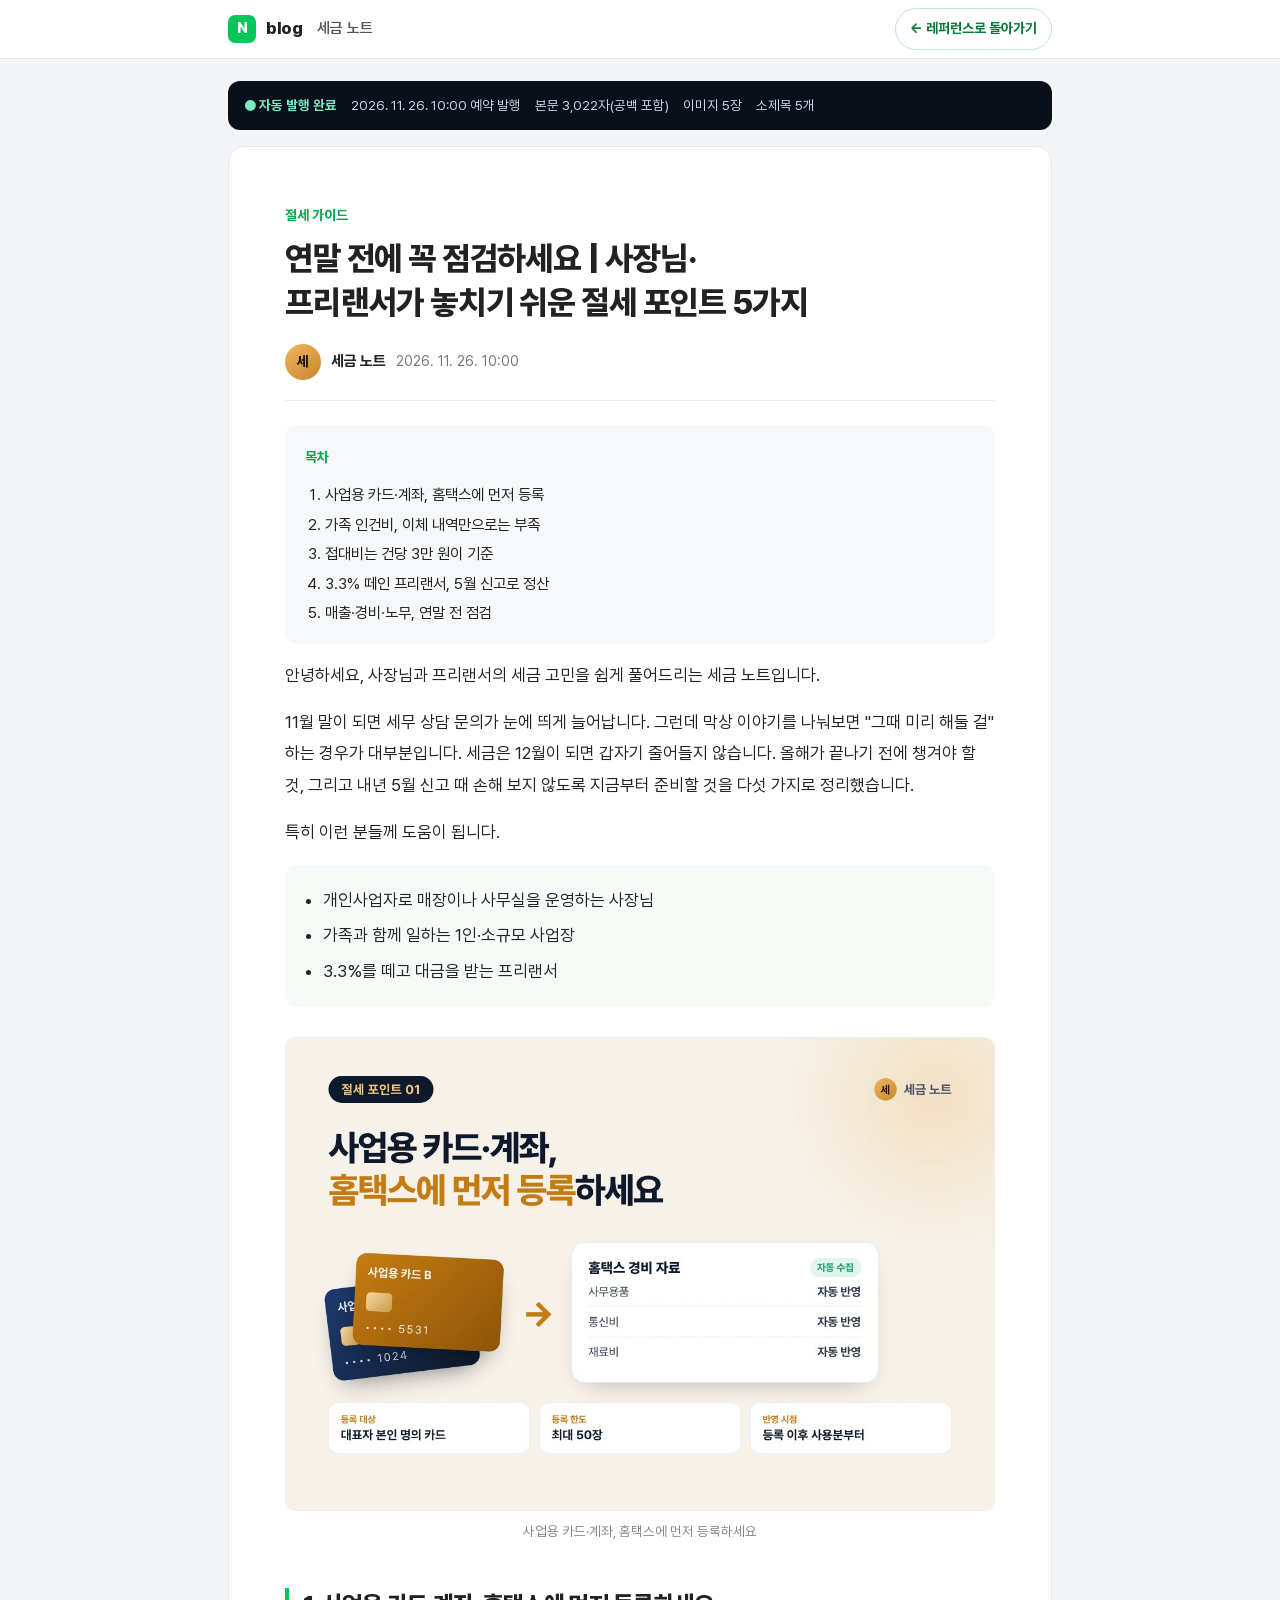
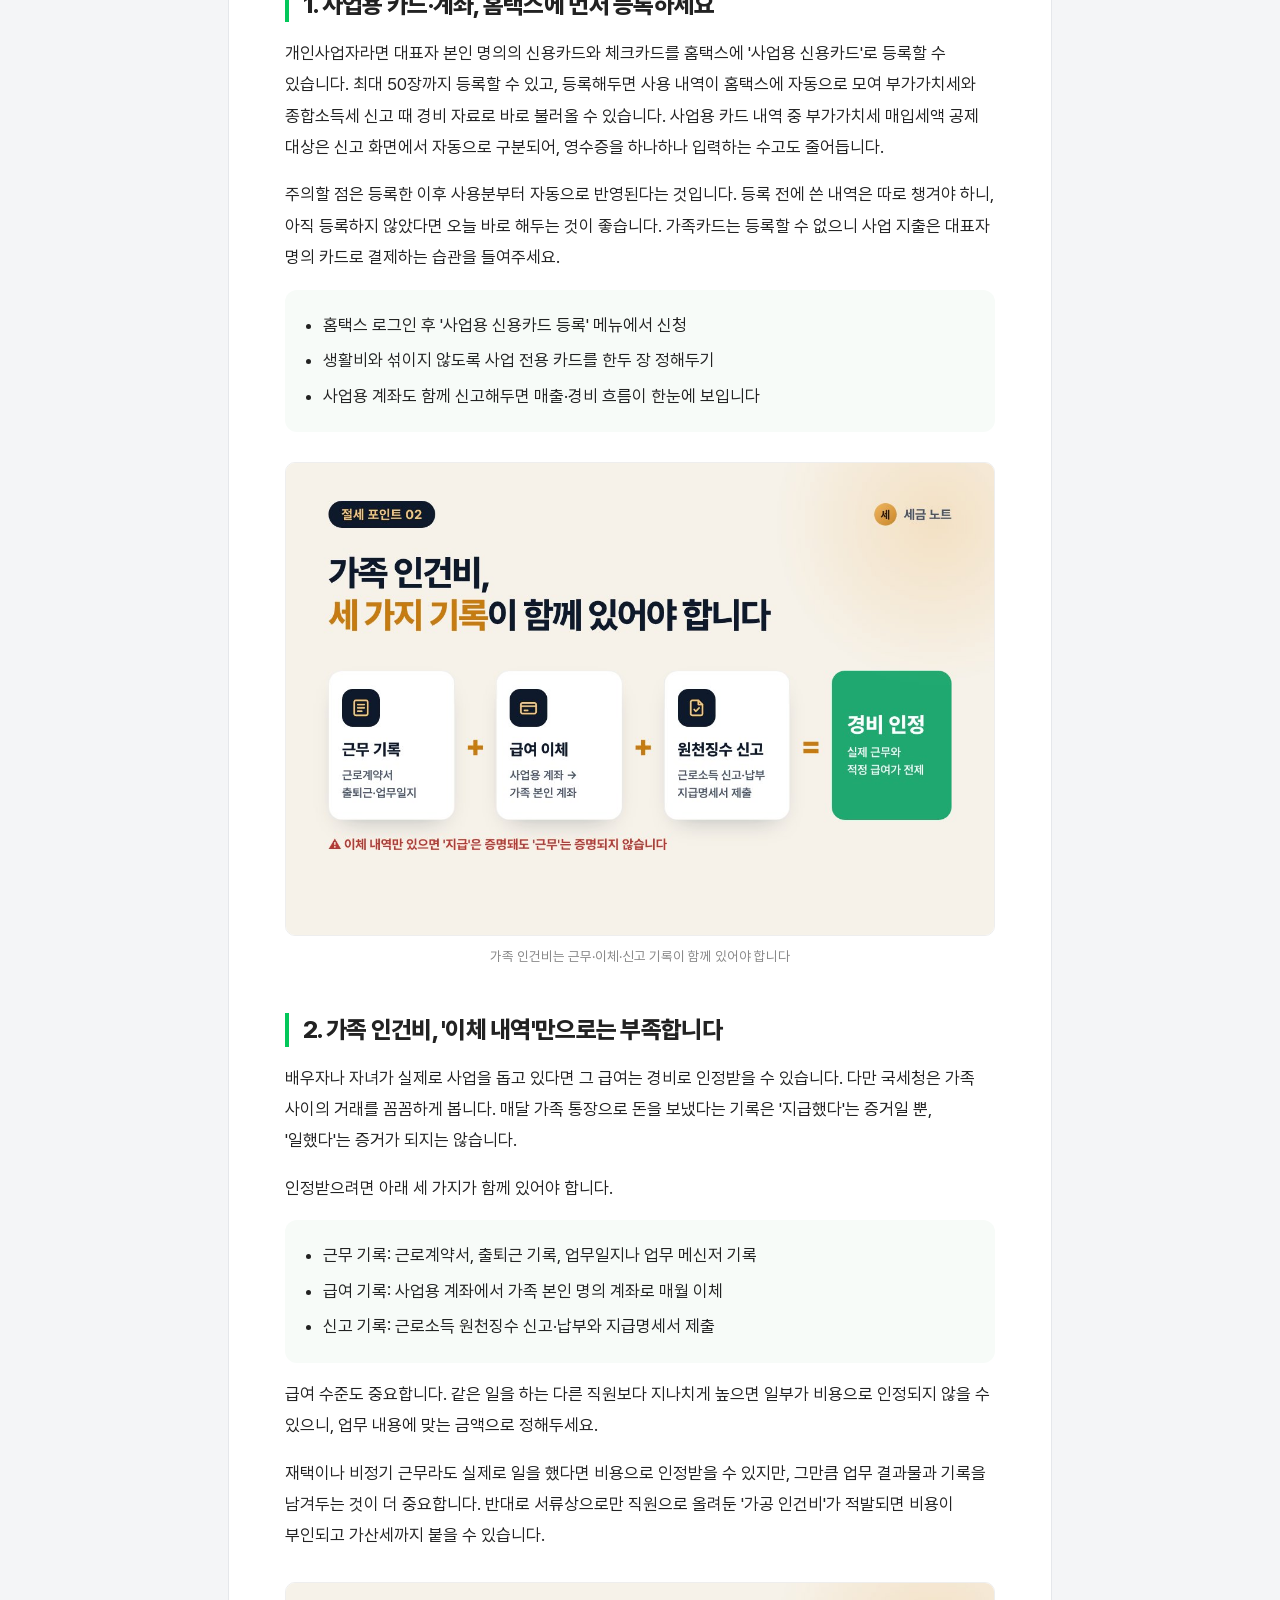
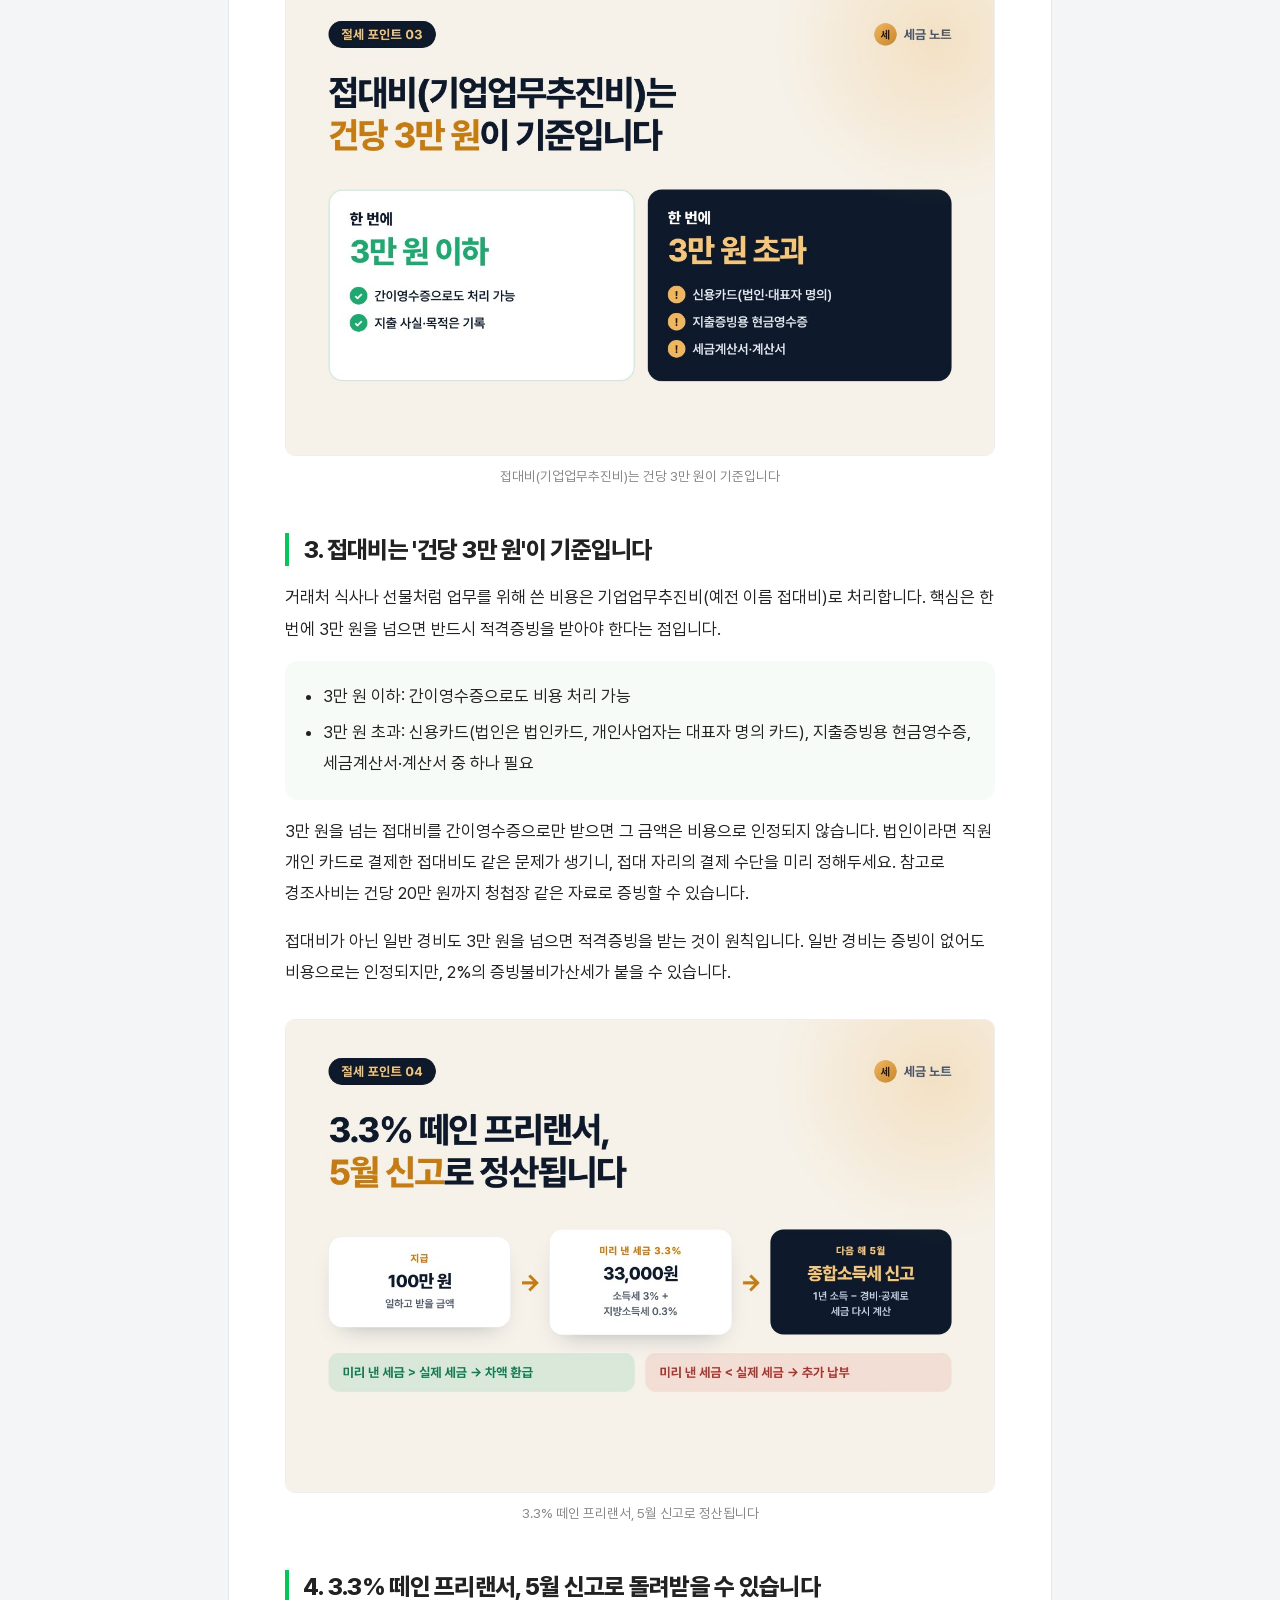
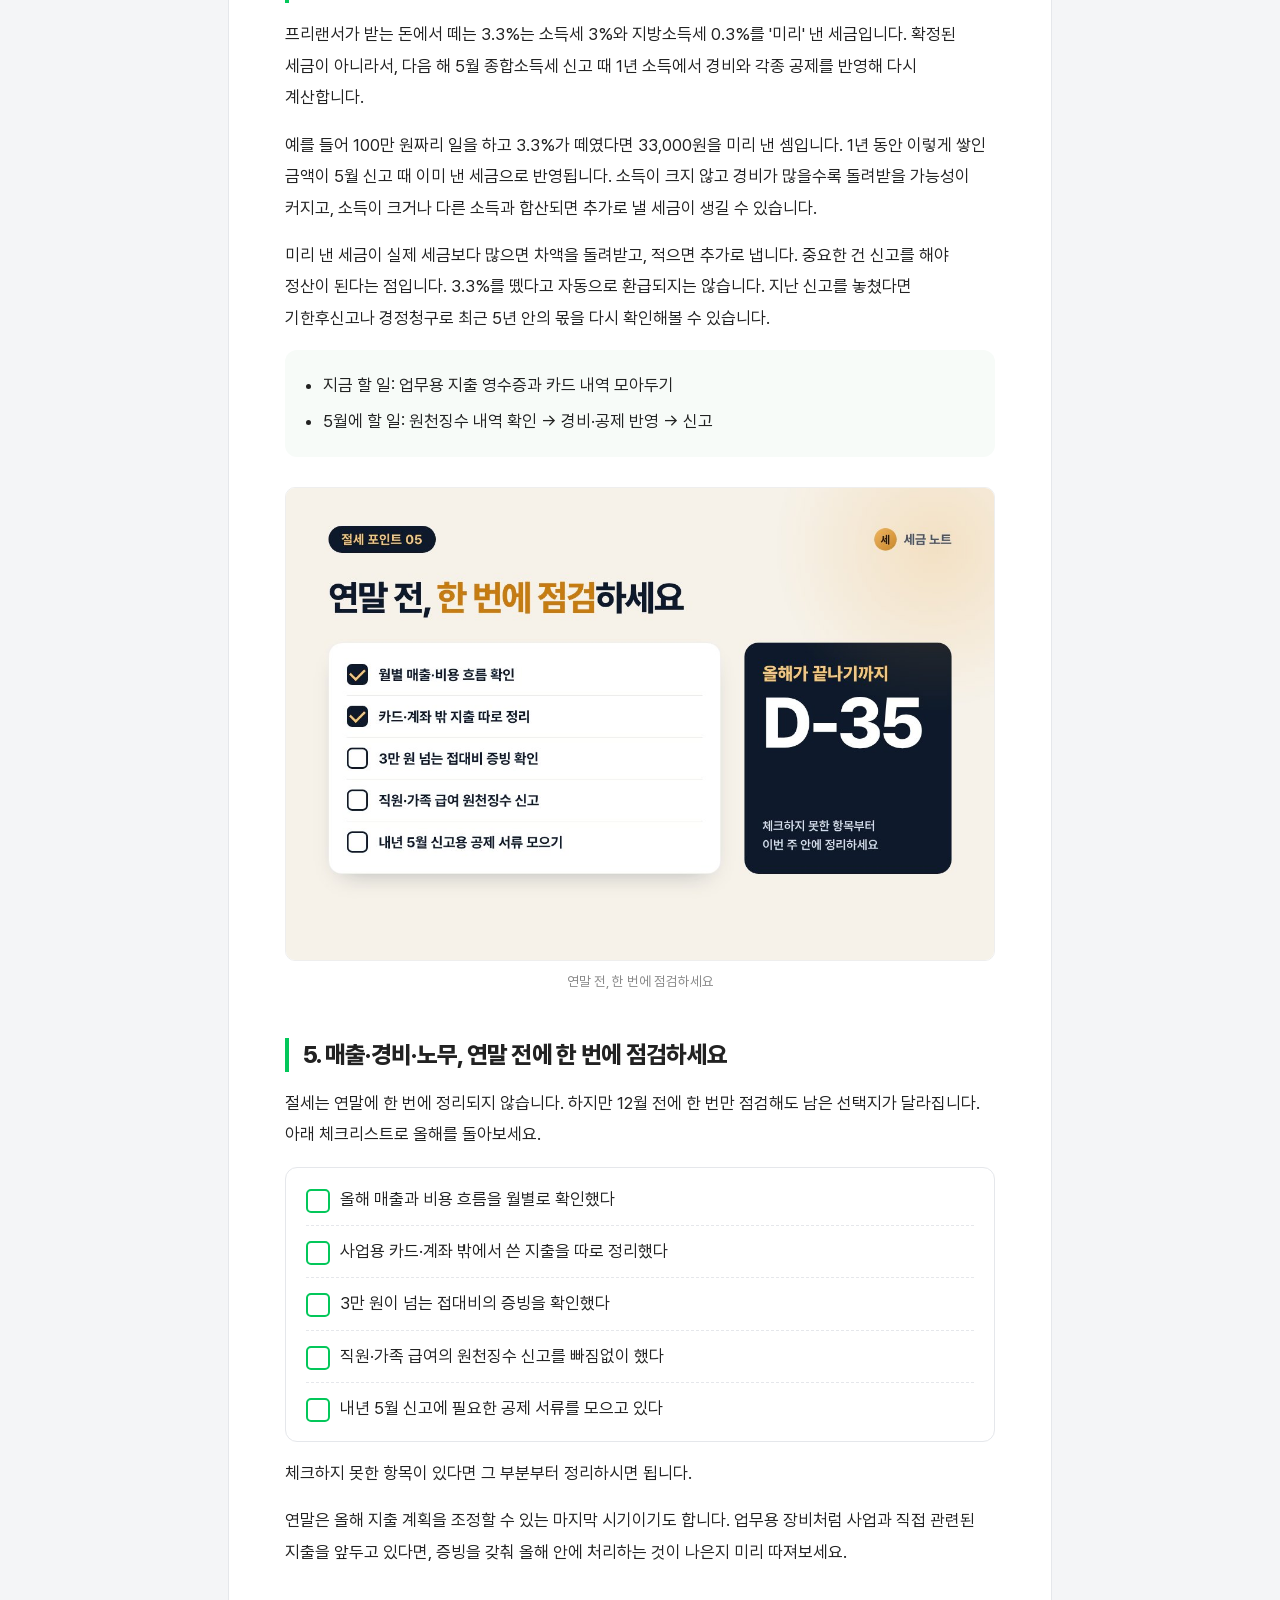
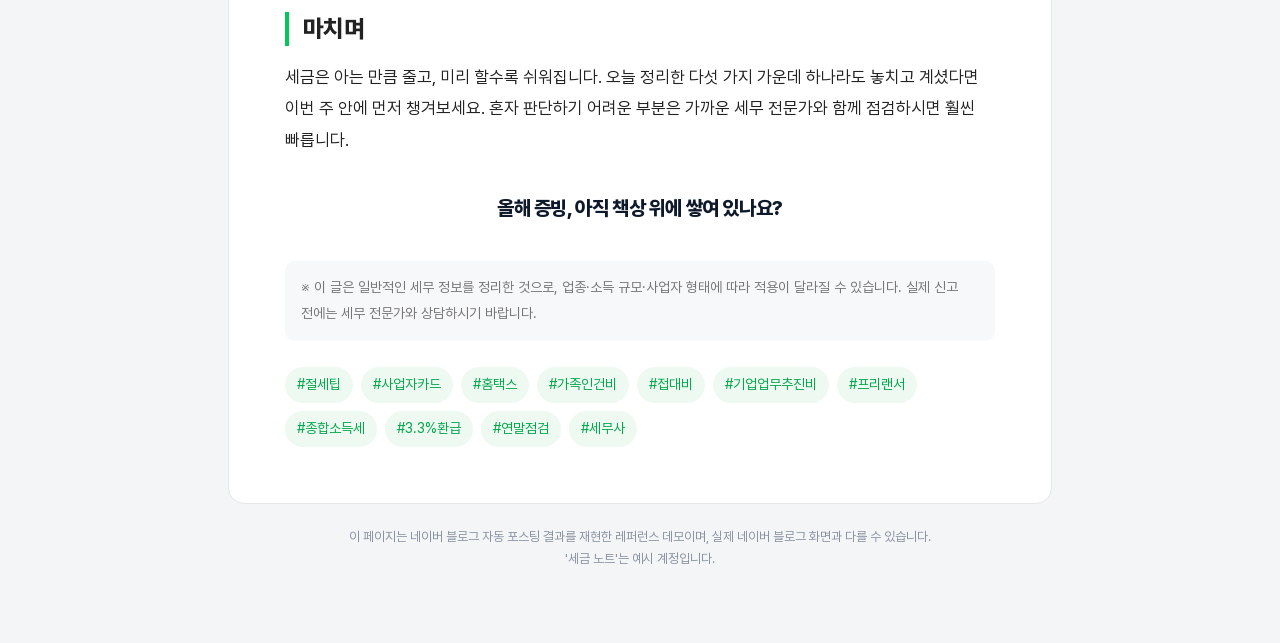
<file: blog.html>
<!DOCTYPE html>
<html lang="ko">
<head>
<meta charset="utf-8">
<meta name="viewport" content="width=device-width, initial-scale=1">
<title>연말 전에 꼭 점검하세요 | 사장님·프리랜서가 놓치기 쉬운 절세 포인트 5가지 | 세금 노트 블로그 (자동 포스팅 레퍼런스)</title>
<meta name="description" content="네이버 블로그 자동 포스팅 레퍼런스 — 사장님·프리랜서 절세 포인트 5가지, 본문 3,022자 · 이미지 5장.">
<meta name="theme-color" content="#ffffff">
<link rel="icon" href="data:image/svg+xml,%3Csvg xmlns='http://www.w3.org/2000/svg' viewBox='0 0 32 32'%3E%3Crect width='32' height='32' rx='9' fill='%2303C75A'/%3E%3Cpath d='M10 9h4l4 7V9h4v14h-4l-4-7v7h-4z' fill='%23fff'/%3E%3C/svg%3E">
<style>
@font-face{font-family:'Pretendard';src:url('./assets/fonts/Pretendard-Regular.woff2') format('woff2');font-weight:400;font-display:swap}
@font-face{font-family:'Pretendard';src:url('./assets/fonts/Pretendard-SemiBold.woff2') format('woff2');font-weight:600;font-display:swap}
@font-face{font-family:'Pretendard';src:url('./assets/fonts/Pretendard-Bold.woff2') format('woff2');font-weight:700;font-display:swap}
@font-face{font-family:'Pretendard';src:url('./assets/fonts/Pretendard-ExtraBold.woff2') format('woff2');font-weight:800;font-display:swap}
*{box-sizing:border-box;min-width:0}
html{scroll-behavior:smooth}
body{margin:0;background:#F4F5F7;color:#222;font:17px/1.85 'Pretendard',-apple-system,'Apple SD Gothic Neo','Malgun Gothic',sans-serif;word-break:keep-all;overflow-wrap:anywhere}
a{color:inherit}
.top{position:sticky;top:0;z-index:5;background:#fff;border-bottom:1px solid #E5E7EB}
.top .in{max-width:860px;margin:0 auto;height:58px;display:flex;align-items:center;gap:10px;padding:0 18px}
.logo{width:28px;height:28px;border-radius:7px;background:#03C75A;display:grid;place-items:center;color:#fff;font-weight:800;font-size:15px}
.top b{font-size:17px;font-weight:800;letter-spacing:-.02em}
.top .bn{color:#555;font-weight:600;font-size:15px;margin-left:4px}
.top .back{margin-left:auto;font-size:14px;font-weight:700;text-decoration:none;color:#0A7A3B;border:1px solid #BDE7CE;border-radius:99px;padding:7px 14px;white-space:nowrap}
.wrap{max-width:860px;margin:0 auto;padding:22px 18px 60px}
.auto{display:flex;flex-wrap:wrap;align-items:center;gap:8px 14px;background:#0A1019;color:#C9D6E8;border-radius:12px;padding:12px 16px;font-size:13.5px;margin-bottom:16px}
.auto b{color:#7BE9C0;font-weight:700}
.auto span{white-space:nowrap}
article{background:#fff;border:1px solid #E5E7EB;border-radius:16px;padding:clamp(22px,5vw,56px)}
.cat{font-size:14px;color:#03A74C;font-weight:700}
h1{font-size:clamp(24px,4vw,33px);line-height:1.35;letter-spacing:-.035em;margin:8px 0 18px;font-weight:800;text-wrap:balance}
.meta{display:flex;align-items:center;gap:10px;padding-bottom:20px;border-bottom:1px solid #EEE;font-size:14px;color:#777}
.meta .ava{width:36px;height:36px;border-radius:50%;background:linear-gradient(140deg,#F0B660,#C8862B);display:grid;place-items:center;color:#231705;font-weight:800;font-size:14px}
.meta b{color:#222;font-size:15px}
.toc{margin:24px 0 8px;background:#F7F8F9;border-radius:12px;padding:16px 20px}
.toc strong{font-size:14px;color:#03A74C}
.toc ol{margin:8px 0 0;padding-left:20px;font-size:15.5px;line-height:1.9}
.toc a{text-decoration:none}
.toc a:hover{text-decoration:underline}
article p{margin:16px 0}
h2{font-size:clamp(20px,3vw,24px);letter-spacing:-.03em;line-height:1.4;margin:44px 0 6px;padding-left:14px;border-left:4px solid #03C75A;font-weight:800}
.fig{margin:30px 0 6px}
.fig img{width:100%;height:auto;display:block;border-radius:10px;border:1px solid #EEE}
.fig figcaption{font-size:13.5px;color:#888;text-align:center;margin-top:8px}
ul.dots{margin:14px 0;padding:16px 20px 16px 38px;background:#F7FBF8;border-radius:12px}
ul.dots li{margin:4px 0}
ul.check{list-style:none;margin:14px 0;padding:6px 20px;border:1px solid #E5E7EB;border-radius:12px}
ul.check li{padding:10px 0 10px 34px;position:relative;border-bottom:1px dashed #E5E7EB}
ul.check li:last-child{border:0}
ul.check li::before{content:"";position:absolute;left:0;top:15px;width:20px;height:20px;border:2px solid #03C75A;border-radius:5px}
.q{font-size:20px;font-weight:800;color:#0E1A2B;text-align:center;margin:34px 0!important;letter-spacing:-.02em}
.disc{font-size:14px;color:#777;background:#F7F8F9;border-radius:10px;padding:14px 16px}
.tags{display:flex;flex-wrap:wrap;gap:8px;margin-top:26px}
.tags span{font-size:14px;color:#03A74C;background:#EEF9F2;border-radius:99px;padding:5px 12px;white-space:nowrap}
.note{font-size:13px;color:#8A93A3;text-align:center;margin-top:22px;line-height:1.7}
@media(max-width:600px){body{font-size:16px}.top .bn{display:none}}
</style>
</head>
<body>
<header class="top"><div class="in">
  <span class="logo" aria-hidden="true">N</span><b>blog</b><span class="bn">세금 노트</span>
  <a class="back" href="./index.html#ch-naver">← 레퍼런스로 돌아가기</a>
</div></header>
<main class="wrap">
  <div class="auto" role="status">
    <span><b>● 자동 발행 완료</b></span><span>2026. 11. 26. 10:00 예약 발행</span><span>본문 3,022자(공백 포함)</span><span>이미지 5장</span><span>소제목 5개</span>
  </div>
  <article>
    <div class="cat">절세 가이드</div>
    <h1>연말 전에 꼭 점검하세요 | 사장님·프리랜서가 놓치기 쉬운 절세 포인트 5가지</h1>
    <div class="meta"><span class="ava">세</span><b>세금 노트</b><span>2026. 11. 26. 10:00</span></div>
    <nav class="toc" aria-label="목차"><strong>목차</strong><ol>
      <li><a href="#img1">사업용 카드·계좌, 홈택스에 먼저 등록</a></li>
      <li><a href="#img2">가족 인건비, 이체 내역만으로는 부족</a></li>
      <li><a href="#img3">접대비는 건당 3만 원이 기준</a></li>
      <li><a href="#img4">3.3% 떼인 프리랜서, 5월 신고로 정산</a></li>
      <li><a href="#img5">매출·경비·노무, 연말 전 점검</a></li>
    </ol></nav>
    <p>안녕하세요, 사장님과 프리랜서의 세금 고민을 쉽게 풀어드리는 세금 노트입니다.</p><p>11월 말이 되면 세무 상담 문의가 눈에 띄게 늘어납니다. 그런데 막상 이야기를 나눠보면 &quot;그때 미리 해둘 걸&quot; 하는 경우가 대부분입니다. 세금은 12월이 되면 갑자기 줄어들지 않습니다. 올해가 끝나기 전에 챙겨야 할 것, 그리고 내년 5월 신고 때 손해 보지 않도록 지금부터 준비할 것을 다섯 가지로 정리했습니다.</p><p>특히 이런 분들께 도움이 됩니다.</p><ul class="dots"><li>개인사업자로 매장이나 사무실을 운영하는 사장님</li><li>가족과 함께 일하는 1인·소규모 사업장</li><li>3.3%를 떼고 대금을 받는 프리랜서</li></ul><figure class="fig" id="img1"><img src="./assets/blog/naver-blog-1.jpg" alt="사업용 카드·계좌, 홈택스에 먼저 등록하세요" width="1200" height="800" loading="lazy"><figcaption>사업용 카드·계좌, 홈택스에 먼저 등록하세요</figcaption></figure><h2>1. 사업용 카드·계좌, 홈택스에 먼저 등록하세요</h2><p>개인사업자라면 대표자 본인 명의의 신용카드와 체크카드를 홈택스에 &#x27;사업용 신용카드&#x27;로 등록할 수 있습니다. 최대 50장까지 등록할 수 있고, 등록해두면 사용 내역이 홈택스에 자동으로 모여 부가가치세와 종합소득세 신고 때 경비 자료로 바로 불러올 수 있습니다. 사업용 카드 내역 중 부가가치세 매입세액 공제 대상은 신고 화면에서 자동으로 구분되어, 영수증을 하나하나 입력하는 수고도 줄어듭니다.</p><p>주의할 점은 등록한 이후 사용분부터 자동으로 반영된다는 것입니다. 등록 전에 쓴 내역은 따로 챙겨야 하니, 아직 등록하지 않았다면 오늘 바로 해두는 것이 좋습니다. 가족카드는 등록할 수 없으니 사업 지출은 대표자 명의 카드로 결제하는 습관을 들여주세요.</p><ul class="dots"><li>홈택스 로그인 후 &#x27;사업용 신용카드 등록&#x27; 메뉴에서 신청</li><li>생활비와 섞이지 않도록 사업 전용 카드를 한두 장 정해두기</li><li>사업용 계좌도 함께 신고해두면 매출·경비 흐름이 한눈에 보입니다</li></ul><figure class="fig" id="img2"><img src="./assets/blog/naver-blog-2.jpg" alt="가족 인건비는 근무·이체·신고 기록이 함께 있어야 합니다" width="1200" height="800" loading="lazy"><figcaption>가족 인건비는 근무·이체·신고 기록이 함께 있어야 합니다</figcaption></figure><h2>2. 가족 인건비, &#x27;이체 내역&#x27;만으로는 부족합니다</h2><p>배우자나 자녀가 실제로 사업을 돕고 있다면 그 급여는 경비로 인정받을 수 있습니다. 다만 국세청은 가족 사이의 거래를 꼼꼼하게 봅니다. 매달 가족 통장으로 돈을 보냈다는 기록은 &#x27;지급했다&#x27;는 증거일 뿐, &#x27;일했다&#x27;는 증거가 되지는 않습니다.</p><p>인정받으려면 아래 세 가지가 함께 있어야 합니다.</p><ul class="dots"><li>근무 기록: 근로계약서, 출퇴근 기록, 업무일지나 업무 메신저 기록</li><li>급여 기록: 사업용 계좌에서 가족 본인 명의 계좌로 매월 이체</li><li>신고 기록: 근로소득 원천징수 신고·납부와 지급명세서 제출</li></ul><p>급여 수준도 중요합니다. 같은 일을 하는 다른 직원보다 지나치게 높으면 일부가 비용으로 인정되지 않을 수 있으니, 업무 내용에 맞는 금액으로 정해두세요.</p><p>재택이나 비정기 근무라도 실제로 일을 했다면 비용으로 인정받을 수 있지만, 그만큼 업무 결과물과 기록을 남겨두는 것이 더 중요합니다. 반대로 서류상으로만 직원으로 올려둔 &#x27;가공 인건비&#x27;가 적발되면 비용이 부인되고 가산세까지 붙을 수 있습니다.</p><figure class="fig" id="img3"><img src="./assets/blog/naver-blog-3.jpg" alt="접대비(기업업무추진비)는 건당 3만 원이 기준입니다" width="1200" height="800" loading="lazy"><figcaption>접대비(기업업무추진비)는 건당 3만 원이 기준입니다</figcaption></figure><h2>3. 접대비는 &#x27;건당 3만 원&#x27;이 기준입니다</h2><p>거래처 식사나 선물처럼 업무를 위해 쓴 비용은 기업업무추진비(예전 이름 접대비)로 처리합니다. 핵심은 한 번에 3만 원을 넘으면 반드시 적격증빙을 받아야 한다는 점입니다.</p><ul class="dots"><li>3만 원 이하: 간이영수증으로도 비용 처리 가능</li><li>3만 원 초과: 신용카드(법인은 법인카드, 개인사업자는 대표자 명의 카드), 지출증빙용 현금영수증, 세금계산서·계산서 중 하나 필요</li></ul><p>3만 원을 넘는 접대비를 간이영수증으로만 받으면 그 금액은 비용으로 인정되지 않습니다. 법인이라면 직원 개인 카드로 결제한 접대비도 같은 문제가 생기니, 접대 자리의 결제 수단을 미리 정해두세요. 참고로 경조사비는 건당 20만 원까지 청첩장 같은 자료로 증빙할 수 있습니다.</p><p>접대비가 아닌 일반 경비도 3만 원을 넘으면 적격증빙을 받는 것이 원칙입니다. 일반 경비는 증빙이 없어도 비용으로는 인정되지만, 2%의 증빙불비가산세가 붙을 수 있습니다.</p><figure class="fig" id="img4"><img src="./assets/blog/naver-blog-4.jpg" alt="3.3% 떼인 프리랜서, 5월 신고로 정산됩니다" width="1200" height="800" loading="lazy"><figcaption>3.3% 떼인 프리랜서, 5월 신고로 정산됩니다</figcaption></figure><h2>4. 3.3% 떼인 프리랜서, 5월 신고로 돌려받을 수 있습니다</h2><p>프리랜서가 받는 돈에서 떼는 3.3%는 소득세 3%와 지방소득세 0.3%를 &#x27;미리&#x27; 낸 세금입니다. 확정된 세금이 아니라서, 다음 해 5월 종합소득세 신고 때 1년 소득에서 경비와 각종 공제를 반영해 다시 계산합니다.</p><p>예를 들어 100만 원짜리 일을 하고 3.3%가 떼였다면 33,000원을 미리 낸 셈입니다. 1년 동안 이렇게 쌓인 금액이 5월 신고 때 이미 낸 세금으로 반영됩니다. 소득이 크지 않고 경비가 많을수록 돌려받을 가능성이 커지고, 소득이 크거나 다른 소득과 합산되면 추가로 낼 세금이 생길 수 있습니다.</p><p>미리 낸 세금이 실제 세금보다 많으면 차액을 돌려받고, 적으면 추가로 냅니다. 중요한 건 신고를 해야 정산이 된다는 점입니다. 3.3%를 뗐다고 자동으로 환급되지는 않습니다. 지난 신고를 놓쳤다면 기한후신고나 경정청구로 최근 5년 안의 몫을 다시 확인해볼 수 있습니다.</p><ul class="dots"><li>지금 할 일: 업무용 지출 영수증과 카드 내역 모아두기</li><li>5월에 할 일: 원천징수 내역 확인 → 경비·공제 반영 → 신고</li></ul><figure class="fig" id="img5"><img src="./assets/blog/naver-blog-5.jpg" alt="연말 전, 한 번에 점검하세요" width="1200" height="800" loading="lazy"><figcaption>연말 전, 한 번에 점검하세요</figcaption></figure><h2>5. 매출·경비·노무, 연말 전에 한 번에 점검하세요</h2><p>절세는 연말에 한 번에 정리되지 않습니다. 하지만 12월 전에 한 번만 점검해도 남은 선택지가 달라집니다. 아래 체크리스트로 올해를 돌아보세요.</p><ul class="check"><li>올해 매출과 비용 흐름을 월별로 확인했다</li><li>사업용 카드·계좌 밖에서 쓴 지출을 따로 정리했다</li><li>3만 원이 넘는 접대비의 증빙을 확인했다</li><li>직원·가족 급여의 원천징수 신고를 빠짐없이 했다</li><li>내년 5월 신고에 필요한 공제 서류를 모으고 있다</li></ul><p>체크하지 못한 항목이 있다면 그 부분부터 정리하시면 됩니다.</p><p>연말은 올해 지출 계획을 조정할 수 있는 마지막 시기이기도 합니다. 업무용 장비처럼 사업과 직접 관련된 지출을 앞두고 있다면, 증빙을 갖춰 올해 안에 처리하는 것이 나은지 미리 따져보세요.</p><h2>마치며</h2><p>세금은 아는 만큼 줄고, 미리 할수록 쉬워집니다. 오늘 정리한 다섯 가지 가운데 하나라도 놓치고 계셨다면 이번 주 안에 먼저 챙겨보세요. 혼자 판단하기 어려운 부분은 가까운 세무 전문가와 함께 점검하시면 훨씬 빠릅니다.</p><p class="q">올해 증빙, 아직 책상 위에 쌓여 있나요?</p><p class="disc">※ 이 글은 일반적인 세무 정보를 정리한 것으로, 업종·소득 규모·사업자 형태에 따라 적용이 달라질 수 있습니다. 실제 신고 전에는 세무 전문가와 상담하시기 바랍니다.</p><div class="tags"><span>#절세팁</span><span>#사업자카드</span><span>#홈택스</span><span>#가족인건비</span><span>#접대비</span><span>#기업업무추진비</span><span>#프리랜서</span><span>#종합소득세</span><span>#3.3%환급</span><span>#연말점검</span><span>#세무사</span></div>
  </article>
  <p class="note">이 페이지는 네이버 블로그 자동 포스팅 결과를 재현한 레퍼런스 데모이며, 실제 네이버 블로그 화면과 다를 수 있습니다.<br>'세금 노트'는 예시 계정입니다.</p>
</main>
</body>
</html>
</file>
<file: assets/styles.css>
/* ==========================================================================
   SNS AUTO 24 — 세무법인·세무사 24시간 SNS 자동화 레퍼런스
   styles.css
   ========================================================================== */

/* ---- Pretendard (local, no network needed) ---- */
@font-face{
  font-family:'Pretendard';
  src:url('./fonts/Pretendard-Regular.woff2') format('woff2');
  font-weight:400; font-style:normal; font-display:swap;
}
@font-face{
  font-family:'Pretendard';
  src:url('./fonts/Pretendard-Medium.woff2') format('woff2');
  font-weight:500; font-style:normal; font-display:swap;
}
@font-face{
  font-family:'Pretendard';
  src:url('./fonts/Pretendard-SemiBold.woff2') format('woff2');
  font-weight:600; font-style:normal; font-display:swap;
}
@font-face{
  font-family:'Pretendard';
  src:url('./fonts/Pretendard-Bold.woff2') format('woff2');
  font-weight:700; font-style:normal; font-display:swap;
}
@font-face{
  font-family:'Pretendard';
  src:url('./fonts/Pretendard-ExtraBold.woff2') format('woff2');
  font-weight:800; font-style:normal; font-display:swap;
}

/* ---- Tokens ---- */
:root{
  --navy-950:#05080E;
  --navy-900:#0A1019;
  --navy-850:#0B131F;
  --navy-800:#0E1724;
  --navy-750:#111C2B;
  --navy-700:#16233A;

  --line:rgba(232,238,247,.085);
  --line-2:rgba(232,238,247,.16);
  --line-3:rgba(232,238,247,.28);

  --text:#E9EFF8;
  --text-2:#B4C1D3;
  --muted:#8494A9;

  --amber:#F0B660;
  --amber-soft:#FFD79A;
  --amber-deep:#D99833;
  --amber-ink:#1B1205;

  --mint:#43D8A0;
  --blue:#5B8CFF;

  --paper:#F5F3EE;
  --paper-2:#EBE7DE;
  --ink:#0A1019;
  --ink-2:#3C4859;
  --ink-muted:#6B7787;

  --r-lg:22px;
  --r-md:16px;
  --r-sm:12px;

  --shadow-card:0 30px 70px -40px rgba(0,0,0,.85);
  --header-h:66px;
  --max:1200px;
}

/* ---- Reset ---- */
*,*::before,*::after{box-sizing:border-box;}
html{-webkit-text-size-adjust:100%;scroll-behavior:smooth;}
body{
  margin:0;
  background:var(--navy-900);
  color:var(--text);
  font-family:'Pretendard',-apple-system,BlinkMacSystemFont,'Apple SD Gothic Neo','Malgun Gothic','Noto Sans KR',system-ui,sans-serif;
  font-weight:400;
  font-size:16px;
  line-height:1.65;
  letter-spacing:-0.01em;
  -webkit-font-smoothing:antialiased;
  -moz-osx-font-smoothing:grayscale;
  overflow-x:hidden;
}
img,video{display:block;max-width:100%;}
button{font:inherit;color:inherit;background:none;border:0;cursor:pointer;}
a{color:inherit;text-decoration:none;}
ul,ol{margin:0;padding:0;list-style:none;}
p{margin:0;}
h1,h2,h3,h4{margin:0;line-height:1.25;letter-spacing:-0.028em;font-weight:700;}
::selection{background:rgba(240,182,96,.28);color:#fff;}
:focus-visible{outline:2px solid var(--amber);outline-offset:3px;border-radius:6px;}

/* ---- Layout ---- */
.wrap{width:100%;max-width:var(--max);margin:0 auto;padding:0 28px;}
.section{position:relative;padding:clamp(64px,8vw,116px) 0;}
.section--tight{padding:clamp(48px,6vw,80px) 0;}
[id]{scroll-margin-top:calc(var(--header-h) + 18px);}

/* ---- Type ---- */
.eyebrow{
  display:inline-flex;align-items:center;gap:10px;
  font-size:11.5px;font-weight:700;letter-spacing:.2em;text-transform:uppercase;
  color:var(--amber);margin-bottom:18px;
}
.eyebrow::before{content:"";width:22px;height:1px;background:var(--amber);opacity:.85;}
.eyebrow--dark{color:#9A6B18;}
.eyebrow--dark::before{background:#9A6B18;}

.h2{font-size:clamp(26px,3.3vw,42px);font-weight:800;line-height:1.24;letter-spacing:-0.035em;}
.h2 .hl{color:var(--amber);}
.lead{margin-top:16px;font-size:clamp(14.5px,1.15vw,16.5px);color:var(--text-2);max-width:64ch;line-height:1.75;}
.lead--dark{color:var(--ink-2);}
.sec-head{max-width:820px;margin-bottom:clamp(28px,4vw,52px);}

/* ---- Buttons ---- */
.btn{
  display:inline-flex;align-items:center;justify-content:center;gap:9px;
  height:50px;padding:0 22px;border-radius:12px;
  font-size:14.5px;font-weight:700;letter-spacing:-0.02em;
  transition:transform .18s ease,box-shadow .25s ease,background .25s ease,border-color .25s ease;
  white-space:nowrap;
}
.btn svg{width:16px;height:16px;flex:none;}
.btn--amber{
  background:linear-gradient(180deg,#FFCE8A 0%,#F0B660 55%,#E2A44A 100%);
  color:var(--amber-ink);
  box-shadow:0 14px 30px -14px rgba(240,182,96,.65),inset 0 1px 0 rgba(255,255,255,.45);
}
.btn--amber:hover{transform:translateY(-2px);box-shadow:0 20px 40px -16px rgba(240,182,96,.75),inset 0 1px 0 rgba(255,255,255,.5);}
.btn--ghost{
  border:1px solid var(--line-2);color:var(--text);
  background:rgba(255,255,255,.028);
}
.btn--ghost:hover{background:rgba(255,255,255,.07);border-color:var(--line-3);transform:translateY(-2px);}
.btn--dark{
  background:var(--ink);color:#fff;
  box-shadow:0 16px 34px -18px rgba(10,16,25,.8);
}
.btn--dark:hover{transform:translateY(-2px);}
.btn--sm{height:42px;padding:0 16px;font-size:13.5px;border-radius:10px;}

/* ---- Badges ---- */
.badge{
  display:inline-flex;align-items:center;gap:7px;
  height:26px;padding:0 11px;border-radius:999px;
  font-size:11px;font-weight:700;letter-spacing:.02em;
  border:1px solid transparent;white-space:nowrap;
}
.badge--live{
  background:rgba(67,216,160,.1);border-color:rgba(67,216,160,.32);color:#7BE9C0;
}
.badge--ok{
  background:rgba(67,216,160,.1);border-color:rgba(67,216,160,.28);color:#78E7BE;
}
.badge--wait{
  background:rgba(240,182,96,.09);border-color:rgba(240,182,96,.3);color:var(--amber-soft);
}
.badge--muted{
  background:rgba(255,255,255,.045);border-color:var(--line);color:var(--muted);
}
.dot{width:6px;height:6px;border-radius:50%;background:currentColor;flex:none;}
.dot--pulse{animation:pulse 2.2s ease-in-out infinite;}
@keyframes pulse{
  0%,100%{opacity:1;box-shadow:0 0 0 0 currentColor;}
  50%{opacity:.55;box-shadow:0 0 0 4px rgba(67,216,160,0);}
}

/* ==========================================================================
   Header
   ========================================================================== */
.progress-bar{
  position:fixed;top:0;left:0;height:2px;width:0;
  background:linear-gradient(90deg,var(--amber-deep),var(--amber),#FFE9C6);
  z-index:80;transition:width .1s linear;
}
.site-header{
  position:fixed;top:0;left:0;right:0;z-index:70;
  height:var(--header-h);
  display:flex;align-items:center;
  border-bottom:1px solid transparent;
  transition:background .3s ease,border-color .3s ease,backdrop-filter .3s ease;
}
.site-header.is-scrolled{
  background:rgba(8,13,21,.82);
  backdrop-filter:blur(18px) saturate(140%);
  -webkit-backdrop-filter:blur(18px) saturate(140%);
  border-bottom-color:var(--line);
}
.site-header .wrap{display:flex;align-items:center;gap:26px;}
.logo{display:flex;align-items:center;gap:11px;flex:none;}
.logo__mark{
  width:32px;height:32px;border-radius:9px;flex:none;
  background:linear-gradient(150deg,#FFD79A,#F0B660 55%,#C8862B);
  display:grid;place-items:center;
  box-shadow:0 6px 16px -8px rgba(240,182,96,.9),inset 0 1px 0 rgba(255,255,255,.5);
}
.logo__mark svg{width:16px;height:16px;color:#1B1205;}
.logo__txt{display:flex;flex-direction:column;line-height:1.15;}
.logo__txt b{font-size:14.5px;font-weight:800;letter-spacing:.01em;}
.logo__txt span{font-size:9.5px;letter-spacing:.16em;color:var(--muted);font-weight:600;}
.nav{display:flex;align-items:center;gap:4px;margin-left:auto;}
.nav a{
  padding:8px 13px;border-radius:9px;font-size:13.5px;font-weight:500;color:var(--text-2);
  transition:color .2s,background .2s;white-space:nowrap;
}
.nav a:hover{color:#fff;background:rgba(255,255,255,.05);}
.nav a.is-active{color:var(--amber);}
.header-cta{flex:none;}

/* ==========================================================================
   Hero
   ========================================================================== */
.hero{
  position:relative;overflow:hidden;
  padding:calc(var(--header-h) + clamp(40px,6vw,76px)) 0 clamp(50px,7vw,88px);
  background:
    radial-gradient(900px 520px at 78% -8%, rgba(43,86,168,.34), transparent 62%),
    radial-gradient(700px 480px at 8% 18%, rgba(240,182,96,.09), transparent 60%),
    linear-gradient(180deg,#070C14 0%,#0A1019 55%,#0A1019 100%);
}
.hero__grid{
  position:absolute;inset:0;pointer-events:none;
  background-image:
    linear-gradient(to right,rgba(255,255,255,.045) 1px,transparent 1px),
    linear-gradient(to bottom,rgba(255,255,255,.045) 1px,transparent 1px);
  background-size:72px 72px;
  mask-image:radial-gradient(ellipse 80% 62% at 50% 8%,#000 10%,transparent 78%);
  -webkit-mask-image:radial-gradient(ellipse 80% 62% at 50% 8%,#000 10%,transparent 78%);
  opacity:.65;
}
.hero__glow{
  position:absolute;left:50%;top:-260px;width:1100px;height:560px;transform:translateX(-50%);
  background:radial-gradient(closest-side,rgba(90,140,255,.16),transparent);
  pointer-events:none;filter:blur(10px);
}
.hero .wrap{position:relative;z-index:1;}
.hero__grid-2{
  display:grid;grid-template-columns:minmax(0,1.02fr) minmax(0,.98fr);
  gap:clamp(32px,4.4vw,64px);align-items:center;
}
.hero__copy{max-width:600px;}
.hero h1{
  font-size:clamp(31px,4.35vw,56px);
  font-weight:800;line-height:1.22;letter-spacing:-0.045em;
  margin:6px 0 0;
}
.hero h1 .accent{
  background:linear-gradient(180deg,#FFDCAA 0%,var(--amber) 62%,#D99833 100%);
  -webkit-background-clip:text;background-clip:text;color:transparent;
}
.hero h1 .line{display:block;}
.hero__sub{
  margin-top:22px;font-size:clamp(14.5px,1.15vw,16.5px);line-height:1.78;
  color:var(--text-2);max-width:52ch;
}
.hero__sub b{color:#fff;font-weight:600;}
.hero__actions{display:flex;flex-wrap:wrap;gap:12px;margin-top:30px;}
.hero__kpis{
  display:grid;grid-template-columns:repeat(4,minmax(0,1fr));
  gap:1px;margin-top:40px;
  border-top:1px solid var(--line);padding-top:22px;
}
.kpi{padding-right:14px;position:relative;}
.kpi + .kpi{padding-left:16px;}
.kpi + .kpi::before{
  content:"";position:absolute;left:0;top:2px;bottom:2px;width:1px;background:var(--line);
}
.kpi b{
  display:block;font-size:clamp(16px,1.6vw,20px);font-weight:800;letter-spacing:-0.03em;
  color:#fff;line-height:1.2;white-space:nowrap;
}
.kpi b em{font-style:normal;color:var(--amber);}
.kpi span{display:block;margin-top:6px;font-size:11.5px;color:var(--muted);line-height:1.45;letter-spacing:0;}

/* ---- Live console ---- */
.console{
  position:relative;border-radius:var(--r-lg);
  background:linear-gradient(165deg,#111C2C 0%,#0B131F 46%,#080E17 100%);
  border:1px solid var(--line-2);
  box-shadow:var(--shadow-card),inset 0 1px 0 rgba(255,255,255,.06);
  overflow:hidden;
}
.console::after{
  content:"";position:absolute;inset:0;pointer-events:none;
  background:radial-gradient(560px 220px at 84% -12%,rgba(240,182,96,.13),transparent 70%);
}
.console__bar{
  display:flex;align-items:center;gap:9px;
  padding:13px 16px;border-bottom:1px solid var(--line);
  position:relative;z-index:1;
}
.console__dots{display:flex;gap:5px;}
.console__dots i{width:8px;height:8px;border-radius:50%;background:#2C3A4E;}
.console__dots i:first-child{background:#3B4A60;}
.console__name{
  font-family:ui-monospace,SFMono-Regular,Menlo,Consolas,monospace;
  font-size:11px;letter-spacing:.06em;color:var(--muted);
}
.console__live{margin-left:auto;}
.console__body{padding:18px 18px 16px;position:relative;z-index:1;}
.console__clock{
  display:flex;align-items:flex-end;justify-content:space-between;gap:12px;
  padding-bottom:14px;border-bottom:1px dashed var(--line);
}
.console__clock .t{
  font-family:ui-monospace,SFMono-Regular,Menlo,Consolas,monospace;
  font-size:30px;font-weight:700;letter-spacing:-0.02em;color:#fff;line-height:1;
  font-variant-numeric:tabular-nums;
}
.console__clock .t small{font-size:12px;color:var(--muted);margin-left:6px;font-weight:500;}
.console__clock .lbl{font-size:11px;color:var(--muted);letter-spacing:.08em;text-transform:uppercase;margin-bottom:5px;}
.console__clock .right{text-align:right;}
.console__clock .right b{font-size:12.5px;color:var(--amber-soft);font-weight:700;display:block;}
.console__clock .right span{font-size:11px;color:var(--muted);}

.ch-list{margin-top:6px;}
.ch-row{
  display:flex;align-items:center;gap:11px;
  padding:11px 0;border-bottom:1px solid rgba(232,238,247,.055);
}
.ch-row:last-child{border-bottom:0;}
.ch-row__ico{
  width:30px;height:30px;border-radius:9px;flex:none;display:grid;place-items:center;
  background:rgba(255,255,255,.05);border:1px solid var(--line);
}
.ch-row__ico svg{width:15px;height:15px;}
.ch-row__name{min-width:0;flex:1;}
.ch-row__name b{display:block;font-size:12.8px;font-weight:600;color:var(--text);letter-spacing:-0.01em;}
.ch-row__name span{display:block;font-size:10.5px;color:var(--muted);letter-spacing:0;}
.ch-row__st{flex:none;display:flex;flex-direction:column;align-items:flex-end;gap:3px;}
.ch-row__st .t{font-family:ui-monospace,SFMono-Regular,Menlo,monospace;font-size:10.5px;color:var(--muted);}
.st-txt{font-size:10.5px;font-weight:700;letter-spacing:.02em;}
.st-txt--done{color:#78E7BE;}
.st-txt--now{color:var(--amber);}
.st-txt--wait{color:#5E6E84;}
.st-txt--now::after{
  content:"";display:inline-block;width:5px;height:5px;border-radius:50%;background:var(--amber);
  margin-left:5px;vertical-align:middle;animation:pulse 1.6s infinite;
}
.console__next{
  margin-top:12px;padding-top:13px;border-top:1px solid var(--line);
}
.console__next .row{display:flex;justify-content:space-between;align-items:center;font-size:11px;color:var(--muted);margin-bottom:7px;}
.console__next .row b{color:var(--amber-soft);font-weight:700;font-size:11.5px;}
.console__gen{
  height:4px;border-radius:99px;background:rgba(255,255,255,.07);overflow:hidden;
}
.console__gen i{
  display:block;height:100%;width:0;border-radius:99px;
  background:linear-gradient(90deg,var(--amber-deep),var(--amber),#FFE3B4);
  transition:width 1s ease;
}
.console__log{
  margin-top:14px;padding:11px 12px;border-radius:10px;
  background:rgba(0,0,0,.32);border:1px solid rgba(232,238,247,.06);
  font-family:ui-monospace,SFMono-Regular,Menlo,Consolas,monospace;
  font-size:10.6px;line-height:1.75;color:#8DA0B8;overflow:hidden;
}
.console__log .ln{display:block;white-space:nowrap;overflow:hidden;text-overflow:ellipsis;}
.console__log .ln b{color:var(--amber);font-weight:500;}
.console__log .ln em{color:#78E7BE;font-style:normal;}

/* ==========================================================================
   Section: pipeline
   ========================================================================== */
.pipeline{
  background:
    radial-gradient(760px 320px at 50% 0%,rgba(91,140,255,.09),transparent 68%),
    linear-gradient(180deg,#080D15 0%,#0A1019 100%);
  border-top:1px solid var(--line);
}
.chips{display:flex;flex-wrap:wrap;gap:8px;}
.chip{
  display:inline-flex;align-items:center;gap:7px;
  height:38px;padding:0 15px;border-radius:999px;
  border:1px solid var(--line-2);background:rgba(255,255,255,.025);
  font-size:12.8px;font-weight:600;color:var(--text-2);
  transition:all .2s ease;
}
.chip svg{width:14px;height:14px;opacity:.9;}
.chip:hover{background:rgba(255,255,255,.07);color:#fff;border-color:var(--line-3);}
.chip.is-active{
  background:rgba(240,182,96,.12);border-color:rgba(240,182,96,.5);color:var(--amber-soft);
  box-shadow:0 0 0 1px rgba(240,182,96,.12) inset;
}
.chip--all svg{display:none;}

.sim{margin-top:26px;}
.sim__bar{
  display:flex;align-items:center;justify-content:space-between;gap:18px;
  flex-wrap:wrap;margin-bottom:14px;
}

/* 24h ruler */
.ruler{
  position:relative;height:44px;margin:6px 0 2px;
  border-radius:10px;overflow:hidden;
  background:linear-gradient(180deg,rgba(255,255,255,.035),rgba(255,255,255,.012));
  border:1px solid var(--line);
}
.ruler__ticks{position:absolute;inset:0;display:flex;}
.ruler__ticks i{flex:1;border-right:1px solid rgba(255,255,255,.045);}
.ruler__ticks i:last-child{border-right:0;}
.ruler__stage{
  position:absolute;top:0;bottom:0;width:2px;background:var(--line-2);
}
.ruler__stage.is-past{background:rgba(240,182,96,.5);}
.ruler__stage.is-active{background:var(--amber);box-shadow:0 0 12px rgba(240,182,96,.8);}
.ruler__labels{position:absolute;inset:0;display:flex;align-items:center;pointer-events:none;}
.ruler__labels span{
  position:absolute;transform:translateX(-50%);
  font-family:ui-monospace,SFMono-Regular,Menlo,monospace;
  font-size:10px;color:#6D7E94;
}
.ruler__labels span.on{color:var(--amber-soft);font-weight:700;}
.ruler__labels span.edge-l{transform:translateX(0);}
.ruler__labels span.edge-r{transform:translateX(-100%);}
.ruler__now{
  position:absolute;top:-2px;bottom:-2px;width:2px;
  background:linear-gradient(180deg,#7BE9C0,#43D8A0);
  box-shadow:0 0 14px rgba(67,216,160,.9);
  transition:left .8s linear;
}
.ruler__now::after{
  content:"";position:absolute;top:-4px;left:-3px;width:8px;height:8px;border-radius:50%;
  background:#7BE9C0;box-shadow:0 0 10px rgba(67,216,160,.9);
}

/* rail */
.rail{
  display:grid;grid-template-columns:repeat(6,minmax(0,1fr));
  gap:10px;margin-top:20px;position:relative;
}
.rail__line{
  position:absolute;left:0;right:0;top:17px;height:2px;background:var(--line);
  border-radius:2px;overflow:hidden;
}
.rail__line i{
  display:block;height:100%;width:0;
  background:linear-gradient(90deg,rgba(240,182,96,.4),var(--amber));
  transition:width .5s cubic-bezier(.3,.8,.3,1);
}
.node{
  position:relative;text-align:left;padding:0 4px;
  display:flex;flex-direction:column;gap:9px;align-items:flex-start;
}
.node__dot{
  width:14px;height:14px;border-radius:50%;margin-top:11px;
  background:var(--navy-800);border:2px solid #2B3A50;
  transition:all .25s ease;position:relative;z-index:2;
}
.node__time{
  font-family:ui-monospace,SFMono-Regular,Menlo,monospace;
  font-size:13px;font-weight:700;color:#7A8BA1;letter-spacing:-0.01em;
  transition:color .2s;
}
.node__label{font-size:11.5px;color:#6D7E94;line-height:1.4;transition:color .2s;letter-spacing:0;}
.node:hover .node__dot{border-color:var(--amber);}
.node:hover .node__time{color:var(--text-2);}
.node.is-active .node__dot{
  background:var(--amber);border-color:#FFE3B4;
  box-shadow:0 0 0 5px rgba(240,182,96,.14),0 0 18px rgba(240,182,96,.6);
}
.node.is-active .node__time{color:var(--amber-soft);}
.node.is-active .node__label{color:#D6E0EE;}
.node.is-dim{opacity:.34;}
.node.is-dim:hover{opacity:.7;}

/* detail */
.detail{
  margin-top:26px;border-radius:var(--r-lg);
  border:1px solid var(--line-2);
  background:linear-gradient(160deg,#101A28 0%,#0B131F 60%,#090F18 100%);
  box-shadow:var(--shadow-card);
  overflow:hidden;position:relative;
}
.detail::before{
  content:"";position:absolute;left:0;top:0;bottom:0;width:3px;
  background:linear-gradient(180deg,var(--amber),rgba(240,182,96,0));
}
.detail__in{
  display:grid;grid-template-columns:minmax(0,1.18fr) minmax(0,.82fr);
  gap:0;
}
.detail__main{padding:clamp(22px,2.6vw,34px);display:flex;flex-direction:column;align-items:flex-start;}
.detail__main > *{width:100%;}
.detail__main .detail__foot{margin-top:auto;width:100%;}
.detail__time{
  font-family:ui-monospace,SFMono-Regular,Menlo,monospace;
  font-size:clamp(30px,4vw,44px);font-weight:700;line-height:1;color:#fff;
  letter-spacing:-0.03em;
}
.detail__time span{font-size:12px;color:var(--muted);font-weight:500;margin-left:8px;letter-spacing:.04em;
  font-family:'Pretendard',sans-serif;}
.detail__kicker{
  margin-top:14px;font-size:11px;font-weight:700;letter-spacing:.16em;text-transform:uppercase;color:var(--amber);
}
.detail__title{margin-top:7px;font-size:clamp(18px,2vw,24px);font-weight:800;letter-spacing:-0.03em;color:#fff;}
.detail__desc{margin-top:12px;font-size:13.8px;line-height:1.75;color:var(--text-2);max-width:56ch;}
.detail__list{margin-top:16px;display:grid;gap:8px;}
.detail__list li{
  position:relative;padding-left:20px;font-size:12.8px;color:#9FB0C6;line-height:1.6;
}
.detail__list li::before{
  content:"";position:absolute;left:0;top:8px;width:8px;height:8px;border-radius:2px;
  background:rgba(240,182,96,.18);border:1px solid rgba(240,182,96,.65);transform:rotate(45deg);
}
.detail__out{display:flex;flex-wrap:wrap;gap:7px;margin-top:18px;}
.tag{
  display:inline-flex;align-items:center;gap:6px;height:28px;padding:0 11px;border-radius:8px;
  background:rgba(255,255,255,.045);border:1px solid var(--line);
  font-size:11.5px;color:#A9B8CC;letter-spacing:0;
}
.tag b{color:var(--amber-soft);font-weight:700;}
.detail__foot{
  display:flex;flex-wrap:wrap;gap:18px;margin-top:20px;padding-top:16px;border-top:1px solid var(--line);
}
.detail__foot div{font-size:11px;color:var(--muted);letter-spacing:0;}
.detail__foot div b{display:block;margin-top:3px;font-size:12.5px;color:var(--text);font-weight:600;letter-spacing:0;}

.detail__side{
  padding:clamp(20px,2.4vw,30px);
  border-left:1px solid var(--line);
  background:linear-gradient(180deg,rgba(255,255,255,.022),transparent);
}
.side__h{
  display:flex;align-items:center;justify-content:space-between;gap:10px;margin-bottom:14px;
}
.side__h b{font-size:11px;letter-spacing:.14em;text-transform:uppercase;color:var(--muted);font-weight:700;}
.side-row{
  display:flex;align-items:center;gap:10px;padding:9px 0;
  border-bottom:1px solid rgba(232,238,247,.05);
}
.side-row:last-of-type{border-bottom:0;}
.side-row__ico{
  width:26px;height:26px;border-radius:7px;display:grid;place-items:center;flex:none;
  background:rgba(255,255,255,.05);border:1px solid var(--line);
}
.side-row__ico svg{width:13px;height:13px;}
.side-row__n{flex:1;min-width:0;font-size:12px;color:var(--text-2);}
.side-row__n b{display:block;font-size:12.3px;color:var(--text);font-weight:600;}
.side-row__n span{font-size:10.5px;color:var(--muted);}
.side-row__m{font-family:ui-monospace,SFMono-Regular,Menlo,monospace;font-size:10.5px;color:#6D7E94;flex:none;}
.preview{
  margin-top:16px;border-radius:12px;overflow:hidden;border:1px solid var(--line-2);
  background:#05080E;position:relative;
}
.preview img,.preview video{width:100%;display:block;object-fit:cover;}
.preview--wide img{aspect-ratio:16/9;}
.preview--card img{aspect-ratio:4/5;object-fit:cover;max-height:300px;width:auto;margin:0 auto;}
.preview--card figcaption{position:static;background:#0C141F;border-top:1px solid var(--line);padding:8px 10px;}
.preview--tall img,.preview--tall video{aspect-ratio:9/16;max-height:210px;object-fit:cover;margin:0 auto;}
.preview figcaption{
  position:absolute;left:0;right:0;bottom:0;padding:16px 12px 9px;
  font-size:10px;letter-spacing:.04em;color:#D7E2F0;
  background:linear-gradient(180deg,transparent,rgba(0,0,0,.82));
  display:flex;justify-content:space-between;gap:8px;align-items:center;
}
.preview figcaption em{font-style:normal;color:#78E7BE;font-weight:700;}
.preview--text{
  padding:14px;background:linear-gradient(180deg,#0E1724,#0A1019);
}
.preview--text p{font-size:11.5px;line-height:1.85;color:#B4C1D3;margin:0;}
.preview--text p b{color:var(--amber-soft);}
.detail__hint{
  margin-top:14px;font-size:10.5px;color:#5E6E84;line-height:1.5;letter-spacing:0;
}

/* ==========================================================================
   Section: showcase
   ========================================================================== */
.showcase{
  background:linear-gradient(180deg,#0A1019 0%,#080D15 40%,#070C13 100%);
  border-top:1px solid var(--line);
}
.sc-grid{
  display:grid;grid-template-columns:repeat(12,minmax(0,1fr));
  gap:clamp(16px,2vw,26px);
}
.sc-card{
  border-radius:var(--r-lg);border:1px solid var(--line);
  background:linear-gradient(170deg,rgba(255,255,255,.035),rgba(255,255,255,.008) 42%,rgba(0,0,0,.12));
  padding:clamp(14px,1.5vw,20px);
  display:flex;flex-direction:column;gap:14px;
  position:relative;overflow:hidden;
  transition:transform .3s ease,border-color .3s ease,box-shadow .3s ease;
}
.sc-card:hover{transform:translateY(-3px);border-color:var(--line-2);box-shadow:var(--shadow-card);}
.sc-card--4{grid-column:span 4;}
.sc-card--6{grid-column:span 6;}
.sc-head{display:flex;align-items:center;gap:10px;flex-wrap:wrap;}
.sc-ico{
  width:30px;height:30px;border-radius:9px;display:grid;place-items:center;flex:none;
  border:1px solid var(--line);
}
.sc-ico svg{width:15px;height:15px;}
.sc-ico--yt{background:rgba(255,68,68,.14);color:#FF6B6B;border-color:rgba(255,68,68,.26);}
.sc-ico--ig{background:rgba(225,48,108,.13);color:#F2749D;border-color:rgba(225,48,108,.26);}
.sc-ico--th{background:rgba(255,255,255,.08);color:#EDF2F9;border-color:rgba(255,255,255,.2);}
.sc-ico--tt{background:rgba(37,244,238,.1);color:#5AF3EE;border-color:rgba(37,244,238,.24);}
.sc-ico--fb{background:rgba(76,141,255,.13);color:#7FA9FF;border-color:rgba(76,141,255,.26);}
.sc-title{display:flex;flex-direction:column;line-height:1.25;min-width:0;}
.sc-title b{font-size:13.5px;font-weight:700;letter-spacing:-0.01em;}
.sc-title span{font-family:ui-monospace,SFMono-Regular,Menlo,monospace;font-size:10.5px;color:var(--muted);letter-spacing:0;}
.sc-head .badge{margin-left:auto;}
.sc-body{flex:1;display:flex;align-items:center;justify-content:center;}
.sc-foot{
  display:flex;flex-wrap:wrap;gap:6px 14px;align-items:center;
  padding-top:12px;border-top:1px solid rgba(232,238,247,.06);
  font-size:10.8px;color:#6D7E94;letter-spacing:0;
}
.sc-foot b{color:#9FB0C6;font-weight:600;}
.sc-foot .sep{opacity:.3;}

/* ---- Phone frame ---- */
.phone{width:100%;max-width:286px;}
.phone__frame{
  border-radius:38px;padding:9px;
  background:linear-gradient(165deg,#33415A 0%,#1A2434 30%,#0D131D 100%);
  box-shadow:0 30px 60px -30px #000,inset 0 1px 0 rgba(255,255,255,.16);
  position:relative;
}
.phone__screen{
  position:relative;border-radius:30px;overflow:hidden;background:#000;
  aspect-ratio:9/19.4;
}
.phone__notch{
  position:absolute;top:9px;left:50%;transform:translateX(-50%);
  width:58px;height:5px;border-radius:99px;background:rgba(0,0,0,.6);z-index:6;
}
.statusbar{
  position:absolute;top:0;left:0;right:0;z-index:5;
  display:flex;align-items:center;justify-content:space-between;
  padding:7px 15px 0;font-size:10px;font-weight:600;color:#fff;
  text-shadow:0 1px 4px rgba(0,0,0,.6);pointer-events:none;
}
.statusbar .sig{display:flex;align-items:center;gap:4px;}
.statusbar .sig i{display:block;width:3px;border-radius:1px;background:#fff;opacity:.9;}
.statusbar .sig i:nth-child(1){height:4px;}
.statusbar .sig i:nth-child(2){height:6px;}
.statusbar .sig i:nth-child(3){height:8px;}
.statusbar .bat{
  width:16px;height:8px;border:1px solid rgba(255,255,255,.8);border-radius:2px;position:relative;
}
.statusbar .bat::before{content:"";position:absolute;inset:1px;background:#fff;border-radius:1px;}
.statusbar .bat::after{content:"";position:absolute;right:-3px;top:2px;width:2px;height:4px;background:rgba(255,255,255,.8);border-radius:1px;}

/* video base */
.vid{
  width:100%;height:100%;object-fit:cover;background:#000;
  display:block;
}

/* ---- YouTube Shorts ---- */
.yt{position:absolute;inset:0;}
.yt .vid{position:absolute;inset:0;}
.yt__grad{
  position:absolute;inset:0;pointer-events:none;
  background:
    linear-gradient(180deg,rgba(0,0,0,.55) 0%,transparent 18%,transparent 52%,rgba(0,0,0,.78) 88%,rgba(0,0,0,.92) 100%);
}
.yt__top{
  position:absolute;top:26px;left:0;right:0;z-index:4;
  display:flex;align-items:center;justify-content:space-between;padding:0 14px;
  pointer-events:none;
}
.yt__logo{
  display:flex;align-items:center;gap:5px;font-size:12.5px;font-weight:800;color:#fff;letter-spacing:-0.02em;
  text-shadow:0 1px 6px rgba(0,0,0,.5);
}
.yt__logo svg{width:15px;height:11px;color:#FF2F2F;filter:drop-shadow(0 1px 3px rgba(0,0,0,.5));}
.yt__chip{
  position:absolute;top:52px;left:14px;z-index:4;
  display:inline-flex;align-items:center;gap:5px;
  height:20px;padding:0 8px;border-radius:6px;
  background:rgba(10,16,25,.62);border:1px solid rgba(67,216,160,.45);
  backdrop-filter:blur(6px);
  font-family:ui-monospace,SFMono-Regular,Menlo,monospace;font-size:8.5px;font-weight:700;color:#7BE9C0;
  letter-spacing:.02em;
}
.yt__rail{
  position:absolute;right:9px;bottom:132px;z-index:4;
  display:flex;flex-direction:column;gap:15px;align-items:center;
}
.yt__rail .act{display:flex;flex-direction:column;align-items:center;gap:3px;color:#fff;}
.yt__rail .act svg{width:20px;height:20px;filter:drop-shadow(0 2px 5px rgba(0,0,0,.55));}
.yt__rail .act span{font-size:8px;font-weight:600;opacity:.9;}
.yt__meta{position:absolute;left:0;right:0;bottom:58px;z-index:4;padding:0 46px 0 14px;}
.yt__who{display:flex;align-items:center;gap:6px;margin-bottom:7px;}
.yt__ava{
  width:20px;height:20px;border-radius:50%;flex:none;display:grid;place-items:center;
  background:linear-gradient(140deg,#F0B660,#C8862B);color:#231705;
  font-size:9px;font-weight:800;
}
.yt__who b{font-size:10px;font-weight:700;color:#fff;}
.yt__who .sub{
  font-size:8.5px;font-weight:700;color:#0A1019;background:#fff;
  padding:2px 7px;border-radius:99px;margin-left:2px;
}
.yt__title{
  font-size:11px;line-height:1.45;color:#fff;font-weight:500;
  display:-webkit-box;-webkit-line-clamp:2;-webkit-box-orient:vertical;overflow:hidden;
  text-shadow:0 1px 5px rgba(0,0,0,.6);
}
.yt__music{
  display:flex;align-items:center;gap:4px;margin-top:6px;
  font-size:9px;color:rgba(255,255,255,.92);
}
.yt__music svg{width:9px;height:9px;}

/* ---- TikTok ---- */
.tt{position:absolute;inset:0;}
.tt .vid{position:absolute;inset:0;}
.tt__grad{
  position:absolute;inset:0;pointer-events:none;
  background:linear-gradient(180deg,rgba(0,0,0,.5),transparent 20%,transparent 45%,rgba(0,0,0,.8) 92%);
}
.tt__top{
  position:absolute;top:20px;left:0;right:0;z-index:4;display:flex;justify-content:center;gap:14px;
  font-size:10.5px;font-weight:600;color:rgba(255,255,255,.62);
}
.tt__top .on{color:#fff;font-weight:800;position:relative;}
.tt__top .on::after{content:"";position:absolute;left:50%;transform:translateX(-50%);bottom:-5px;width:14px;height:2px;background:#fff;border-radius:2px;}
.tt__chip{
  position:absolute;top:42px;left:50%;transform:translateX(-50%);z-index:5;
  display:inline-flex;align-items:center;gap:4px;height:18px;padding:0 7px;border-radius:5px;
  background:rgba(37,244,238,.16);border:1px solid rgba(37,244,238,.45);
  font-family:ui-monospace,SFMono-Regular,Menlo,monospace;font-size:8px;font-weight:700;color:#8FFAF6;
}
.tt__rail{
  position:absolute;right:9px;bottom:122px;z-index:4;display:flex;flex-direction:column;gap:14px;align-items:center;
}
.tt__rail .act{display:flex;flex-direction:column;align-items:center;gap:2px;color:#fff;}
.tt__rail .act svg{width:20px;height:20px;filter:drop-shadow(0 2px 5px rgba(0,0,0,.6));}
.tt__rail .act span{display:none;}
.tt__disc{
  width:26px;height:26px;border-radius:50%;margin-top:2px;
  background:conic-gradient(from 0deg,#1b1b1b,#3a3a3a,#1b1b1b,#3a3a3a,#1b1b1b);
  border:2px solid #4a4a4a;display:grid;place-items:center;
  animation:spin 6s linear infinite;
}
.tt__disc i{width:9px;height:9px;border-radius:50%;background:linear-gradient(140deg,#F0B660,#C8862B);}
@keyframes spin{to{transform:rotate(360deg);}}
.tt__meta{position:absolute;left:0;right:0;bottom:62px;z-index:4;padding:0 44px 0 12px;}
.tt__meta b{display:block;font-size:10px;font-weight:700;color:#fff;margin-bottom:4px;}
.tt__meta p{font-size:9.5px;line-height:1.5;color:rgba(255,255,255,.94);}
.tt__meta p .hl{color:#8FFAF6;}
.tt__music{
  display:flex;align-items:center;gap:4px;margin-top:7px;font-size:8.5px;color:#fff;overflow:hidden;
}
.tt__music span{white-space:nowrap;animation:marquee 9s linear infinite;}
@keyframes marquee{0%{transform:translateX(0);}100%{transform:translateX(-50%);}}

/* ---- Instagram feed card ---- */
.ig{
  width:100%;max-width:390px;border-radius:14px;overflow:hidden;
  background:#0B0B0C;border:1px solid rgba(255,255,255,.1);
  font-size:12px;
}
.ig__top{display:flex;align-items:center;gap:9px;padding:10px 12px;}
.ig__ava{
  width:30px;height:30px;border-radius:50%;flex:none;display:grid;place-items:center;
  background:linear-gradient(140deg,#F0B660,#C8862B);color:#231705;font-size:10px;font-weight:800;
  border:1.5px solid rgba(255,255,255,.85);
}
.ig__who{display:flex;flex-direction:column;line-height:1.25;min-width:0;}
.ig__who b{font-size:11.5px;font-weight:700;color:#fff;}
.ig__who span{font-size:9.5px;color:#8E8E93;}
.ig__more{margin-left:auto;color:#fff;font-size:15px;line-height:1;letter-spacing:1px;opacity:.85;}
.ig__stage{position:relative;background:#000;overflow:hidden;touch-action:pan-y;}
.ig__slides{display:flex;transition:transform .42s cubic-bezier(.22,.61,.36,1);will-change:transform;}
.ig__slides img{flex:0 0 100%;width:100%;aspect-ratio:4/5;object-fit:cover;}
.ig__nav{
  position:absolute;top:50%;transform:translateY(-50%);
  width:28px;height:28px;border-radius:50%;
  background:rgba(10,12,16,.62);border:1px solid rgba(255,255,255,.22);
  display:grid;place-items:center;color:#fff;
  backdrop-filter:blur(6px);
  transition:background .2s,opacity .2s,transform .2s;
  z-index:3;
}
.ig__nav:hover{background:rgba(10,12,16,.9);transform:translateY(-50%) scale(1.06);}
.ig__nav svg{width:12px;height:12px;}
.ig__nav--prev{left:9px;}
.ig__nav--next{right:9px;}
.ig__nav[disabled]{opacity:.28;cursor:default;}
.ig__count{
  position:absolute;top:9px;right:9px;z-index:3;
  padding:3px 8px;border-radius:99px;background:rgba(10,12,16,.7);
  font-size:9.5px;font-weight:700;color:#fff;font-variant-numeric:tabular-nums;
  font-family:ui-monospace,SFMono-Regular,Menlo,monospace;
}
.ig__count[hidden]{display:none;}
.ig__dots{display:flex;justify-content:center;gap:5px;padding:9px 0 4px;}
.ig__dots button{
  width:5px;height:5px;border-radius:50%;background:#3A3A3C;transition:all .25s;padding:0;
}
.ig__dots button.on{background:#F0B660;width:14px;border-radius:99px;}
.ig__acts{display:flex;align-items:center;gap:12px;padding:5px 12px 6px;color:#fff;}
.ig__acts svg{width:19px;height:19px;}
.ig__acts .save{margin-left:auto;}
.ig__cap{padding:0 12px 8px;font-size:11px;line-height:1.6;color:#E7E7E7;}
.ig__cap b{font-weight:700;margin-right:3px;}
.ig__cap .tag{display:inline;color:#7FB0FF;background:none;border:0;padding:0;height:auto;font-size:11px;}
.ig__time{padding:0 12px 12px;font-size:9.5px;color:#8E8E93;display:flex;align-items:center;gap:5px;}
.ig__time .ok{color:#43D8A0;font-weight:700;}

/* ---- Threads ---- */
.th{
  width:100%;border-radius:14px;overflow:hidden;
  background:#0B0B0C;border:1px solid rgba(255,255,255,.1);
  display:flex;flex-direction:column;
}
.th__top{
  display:flex;align-items:center;gap:7px;padding:11px 14px 9px;border-bottom:1px solid rgba(255,255,255,.07);
}
.th__mark{width:15px;height:15px;color:#fff;}
.th__top b{font-size:12px;font-weight:700;letter-spacing:-0.01em;}
.th__top .auto{
  margin-left:auto;display:inline-flex;align-items:center;gap:4px;
  font-family:ui-monospace,SFMono-Regular,Menlo,monospace;font-size:8.5px;font-weight:700;
  color:#78E7BE;padding:3px 7px;border-radius:5px;
  background:rgba(67,216,160,.12);border:1px solid rgba(67,216,160,.34);
}
.th__post{padding:14px 16px 16px;display:flex;flex-direction:column;gap:11px;flex:1;}
.th__head{display:flex;align-items:center;gap:9px;}
.th__ava{
  width:30px;height:30px;border-radius:50%;flex:none;display:grid;place-items:center;
  background:linear-gradient(140deg,#F0B660,#C8862B);color:#231705;font-size:10px;font-weight:800;
  border:1.5px solid rgba(255,255,255,.85);
}
.th__who{display:flex;flex-direction:column;line-height:1.25;}
.th__who b{font-size:11.5px;font-weight:700;color:#fff;}
.th__who span{font-size:9.5px;color:#8E8E93;}
.th__more{margin-left:auto;color:#8E8E93;font-size:14px;letter-spacing:1px;}
.th__text{font-size:11.6px;line-height:1.78;color:#ECECEC;display:grid;gap:9px;}
.th__text p{margin:0;}
.th__text .q{color:#F0B660;font-weight:600;}
.th__acts{display:flex;align-items:center;gap:15px;color:#EDEDED;padding-top:4px;}
.th__acts .grp{display:flex;align-items:center;gap:5px;}
.th__acts svg{width:16px;height:16px;}
.th__foot{
  display:flex;align-items:center;gap:8px;padding:9px 16px 12px;
  border-top:1px solid rgba(255,255,255,.07);
  font-size:9.5px;color:#8E8E93;
}
.th__foot .ok{color:#43D8A0;font-weight:700;}
.th__foot .time{margin-left:auto;font-family:ui-monospace,SFMono-Regular,Menlo,monospace;}

/* ---- Facebook ---- */
.fb{
  width:100%;border-radius:14px;overflow:hidden;
  background:#18191A;border:1px solid rgba(255,255,255,.1);
}
.fb__top{display:flex;align-items:center;gap:9px;padding:11px 13px;}
.fb__ava{
  width:34px;height:34px;border-radius:50%;flex:none;display:grid;place-items:center;
  background:linear-gradient(140deg,#F0B660,#C8862B);color:#231705;font-size:11px;font-weight:800;
}
.fb__who{display:flex;flex-direction:column;line-height:1.3;min-width:0;}
.fb__who b{font-size:12px;font-weight:700;color:#E4E6EB;}
.fb__who span{font-size:9.8px;color:#B0B3B8;}
.fb__follow{
  margin-left:auto;height:26px;padding:0 11px;border-radius:6px;
  background:#2D2F31;color:#E4E6EB;font-size:10.5px;font-weight:700;flex:none;
}
.fb__text{padding:0 13px 10px;font-size:11.2px;line-height:1.7;color:#E4E6EB;}
.fb__text b{color:#fff;}
.fb__body{display:grid;grid-template-columns:132px minmax(0,1fr);gap:12px;padding:0 13px 12px;align-items:stretch;}
.fb__media{
  position:relative;background:#000;margin:0;border-radius:8px;overflow:hidden;display:flex;justify-content:center;
}
.fb__media video{width:100%;aspect-ratio:9/16;object-fit:cover;display:block;}
.fb__chip{
  position:absolute;left:9px;top:9px;
  display:inline-flex;align-items:center;gap:4px;
  height:19px;padding:0 7px;border-radius:5px;
  background:rgba(24,25,26,.86);border:1px solid rgba(67,216,160,.4);
  font-family:ui-monospace,SFMono-Regular,Menlo,monospace;font-size:8px;font-weight:700;color:#7BE9C0;
}
.fb__stats{
  display:flex;align-items:center;justify-content:space-between;
  padding:8px 13px;font-size:10px;color:#B0B3B8;border-top:1px solid rgba(255,255,255,.07);
}
.fb__stats .emo{display:flex;align-items:center;gap:3px;font-size:11px;}
.fb__acts{display:flex;border-top:1px solid rgba(255,255,255,.07);}
.fb__acts button{
  flex:1;display:flex;align-items:center;justify-content:center;gap:6px;
  height:34px;font-size:10.5px;font-weight:600;color:#B0B3B8;
}
.fb__acts button svg{width:14px;height:14px;}
.fb__tips{
  display:grid;gap:7px;padding:0;background:none;align-content:space-between;
}
.fb__tips li{
  font-size:10.4px;line-height:1.55;color:#C9CCD1;display:flex;gap:7px;
}
.fb__tips li b{color:#F0B660;font-family:ui-monospace,SFMono-Regular,Menlo,monospace;font-size:9.5px;flex:none;padding-top:1px;}

/* ---- upload log ---- */
.log-panel{
  margin-top:clamp(20px,2.4vw,30px);
  border-radius:var(--r-lg);border:1px solid var(--line);
  background:linear-gradient(170deg,rgba(255,255,255,.03),rgba(255,255,255,.006));
  overflow:hidden;
}
.log-panel__top{
  display:flex;align-items:center;gap:10px;flex-wrap:wrap;
  padding:14px 18px;border-bottom:1px solid var(--line);
}
.log-panel__top b{font-size:12.5px;font-weight:700;letter-spacing:-0.01em;}
.log-panel__top .mono{
  font-family:ui-monospace,SFMono-Regular,Menlo,monospace;font-size:10px;color:#6D7E94;letter-spacing:.04em;
}
.log-panel__top .badge{margin-left:auto;}
.log-table{width:100%;border-collapse:collapse;font-size:12px;}
.log-table th{
  text-align:left;font-size:10px;letter-spacing:.12em;text-transform:uppercase;
  color:#6D7E94;font-weight:700;padding:11px 18px 9px;border-bottom:1px solid var(--line);
}
.log-table td{padding:12px 18px;border-bottom:1px solid rgba(232,238,247,.05);color:var(--text-2);vertical-align:middle;}
.log-table tr:last-child td{border-bottom:0;}
.log-table td.mono,.log-table th.mono{font-family:ui-monospace,SFMono-Regular,Menlo,monospace;font-size:11px;color:#9AAFC7;letter-spacing:0;}
.log-table td b{color:#fff;font-weight:600;}
.log-table .ok{color:#78E7BE;font-weight:700;font-size:11px;}
.log-table a{color:var(--amber-soft);border-bottom:1px solid rgba(240,182,96,.35);}
.log-table a:hover{border-bottom-color:var(--amber);}
.log-table tbody tr:hover{background:rgba(255,255,255,.02);}

/* ==========================================================================
   Section: light / effect
   ========================================================================== */
.light{
  background:linear-gradient(180deg,var(--paper) 0%,#F7F5F1 40%,var(--paper) 100%);
  color:var(--ink);
  position:relative;
}
.light::before{
  content:"";position:absolute;left:0;right:0;top:0;height:1px;
  background:linear-gradient(90deg,transparent,rgba(10,16,25,.16),transparent);
}
.light .h2{color:var(--ink);}
.light .h2 .hl{color:#B37A16;}
.light .lead{color:var(--ink-2);}
.light .eyebrow{color:#9A6B18;}
.light .eyebrow::before{background:#9A6B18;}

.stat-grid{
  display:grid;grid-template-columns:repeat(4,minmax(0,1fr));gap:14px;
  margin-bottom:clamp(30px,4vw,46px);
}
.stat{
  background:#fff;border:1px solid rgba(10,16,25,.08);border-radius:var(--r-md);
  padding:20px 18px;
  box-shadow:0 18px 40px -34px rgba(10,16,25,.7);
}
.stat b{
  display:block;font-size:clamp(26px,3vw,34px);font-weight:800;letter-spacing:-0.045em;
  color:var(--ink);line-height:1.1;font-variant-numeric:tabular-nums;
}
.stat b em{font-style:normal;font-size:.52em;font-weight:700;color:#8A94A3;margin-left:2px;letter-spacing:0;}
.stat span{display:block;margin-top:8px;font-size:12.5px;color:var(--ink-muted);line-height:1.5;}
.stat .bar{height:3px;border-radius:2px;background:var(--paper-2);margin-top:14px;overflow:hidden;}
.stat .bar i{display:block;height:100%;width:0;background:linear-gradient(90deg,#D99833,#F0B660);transition:width 1.1s cubic-bezier(.3,.8,.3,1);}

.effect-split{
  display:grid;grid-template-columns:minmax(0,1.05fr) minmax(0,.95fr);
  gap:clamp(22px,3vw,40px);align-items:start;
}
.panel{
  background:#fff;border:1px solid rgba(10,16,25,.08);border-radius:var(--r-lg);
  overflow:hidden;box-shadow:0 30px 60px -48px rgba(10,16,25,.6);
}
.panel__head{padding:18px 20px 14px;border-bottom:1px solid rgba(10,16,25,.07);}
.panel__head b{font-size:14px;font-weight:800;letter-spacing:-0.02em;}
.panel__head span{display:block;margin-top:4px;font-size:11.5px;color:var(--ink-muted);}
.cmp{width:100%;border-collapse:collapse;font-size:12.6px;}
.cmp th{
  text-align:left;padding:11px 16px;font-size:10px;letter-spacing:.1em;text-transform:uppercase;
  color:var(--ink-muted);font-weight:700;background:#FAF9F6;border-bottom:1px solid rgba(10,16,25,.07);
}
.cmp th:nth-child(3){color:#9A6B18;}
.cmp td{padding:13px 16px;border-bottom:1px solid rgba(10,16,25,.06);color:var(--ink-2);vertical-align:top;line-height:1.55;}
.cmp tr:last-child td{border-bottom:0;}
.cmp td:first-child{font-weight:700;color:var(--ink);}
.cmp td:nth-child(2){color:#7A8593;}
.cmp td:nth-child(3){background:rgba(240,182,96,.07);color:#3A2B12;font-weight:600;}
.cmp td:nth-child(3)::before{content:"✓ ";color:#B37A16;font-weight:800;}

.aud{display:grid;gap:10px;}
.aud li{
  background:#fff;border:1px solid rgba(10,16,25,.08);border-radius:var(--r-md);
  padding:15px 17px;display:flex;gap:12px;align-items:flex-start;
}
.aud li .n{
  font-family:ui-monospace,SFMono-Regular,Menlo,monospace;font-size:10px;font-weight:700;
  color:#B37A16;background:rgba(240,182,96,.16);border-radius:6px;padding:4px 7px;flex:none;margin-top:2px;
}
.aud li b{display:block;font-size:13px;font-weight:700;letter-spacing:-0.01em;}
.aud li span{display:block;margin-top:3px;font-size:11.8px;color:var(--ink-muted);line-height:1.55;}

.steps{display:grid;grid-template-columns:repeat(4,minmax(0,1fr));gap:12px;margin-top:clamp(26px,3.4vw,40px);}
.step{
  position:relative;background:#fff;border:1px solid rgba(10,16,25,.08);border-radius:var(--r-md);
  padding:18px 16px 16px;
}
.step__n{
  font-family:ui-monospace,SFMono-Regular,Menlo,monospace;
  font-size:11px;font-weight:700;color:#B37A16;letter-spacing:.06em;
}
.step b{display:block;margin-top:8px;font-size:13.5px;font-weight:800;letter-spacing:-0.02em;}
.step span{display:block;margin-top:6px;font-size:11.5px;color:var(--ink-muted);line-height:1.6;}
.step__line{position:absolute;right:-7px;top:26px;width:14px;height:1px;background:rgba(10,16,25,.16);}
.step:last-child .step__line{display:none;}

/* CTA block */
.cta-block{
  margin-top:clamp(32px,4.4vw,56px);
  border-radius:26px;overflow:hidden;position:relative;
  background:
    radial-gradient(700px 300px at 82% -10%,rgba(240,182,96,.2),transparent 62%),
    radial-gradient(600px 300px at 6% 120%,rgba(91,140,255,.22),transparent 64%),
    linear-gradient(155deg,#101A29 0%,#0A1019 55%,#070C13 100%);
  border:1px solid rgba(232,238,247,.14);
  color:var(--text);
  padding:clamp(26px,3.6vw,46px);
  display:grid;grid-template-columns:minmax(0,1fr) auto;gap:28px;align-items:center;
  box-shadow:0 40px 90px -60px rgba(10,16,25,.9);
}
.cta-block::before{
  content:"";position:absolute;inset:0;pointer-events:none;
  background-image:linear-gradient(to right,rgba(255,255,255,.04) 1px,transparent 1px),
    linear-gradient(to bottom,rgba(255,255,255,.04) 1px,transparent 1px);
  background-size:56px 56px;
  mask-image:radial-gradient(ellipse 70% 80% at 80% 20%,#000,transparent 75%);
  -webkit-mask-image:radial-gradient(ellipse 70% 80% at 80% 20%,#000,transparent 75%);
}
.cta-block > *{position:relative;}
.cta-block .eyebrow{margin-bottom:12px;}
.cta-block h3{font-size:clamp(20px,2.4vw,28px);font-weight:800;letter-spacing:-0.035em;color:#fff;line-height:1.35;}
.cta-block p{margin-top:12px;font-size:13.5px;line-height:1.72;color:var(--text-2);max-width:52ch;}
.cta-block .acts{display:flex;flex-direction:column;gap:10px;min-width:230px;}
.cta-meta{
  display:flex;flex-wrap:wrap;gap:8px 18px;margin-top:16px;
  font-size:11px;color:var(--muted);letter-spacing:0;
}
.cta-meta b{color:#D6E0EE;font-weight:600;}

/* ==========================================================================
   Footer
   ========================================================================== */
.site-footer{
  background:#070C13;border-top:1px solid var(--line);
  padding:44px 0 34px;
}
.foot-top{display:flex;flex-wrap:wrap;gap:26px;align-items:flex-start;justify-content:space-between;}
.foot-brand{max-width:380px;}
.foot-brand .logo{margin-bottom:12px;}
.foot-brand p{font-size:11.8px;color:var(--muted);line-height:1.75;}
.foot-nav{display:flex;flex-wrap:wrap;gap:8px 22px;}
.foot-nav a{font-size:12px;color:var(--text-2);}
.foot-nav a:hover{color:var(--amber);}
.foot-contact{font-size:11.8px;color:var(--muted);line-height:1.9;}
.foot-contact b{color:#D6E0EE;font-weight:600;}
.foot-contact a{color:var(--amber-soft);border-bottom:1px solid rgba(240,182,96,.3);}
.foot-bottom{
  margin-top:28px;padding-top:18px;border-top:1px solid var(--line);
  display:flex;flex-wrap:wrap;gap:10px 20px;justify-content:space-between;
  font-size:10.8px;color:#5E6E84;line-height:1.7;
}
.foot-bottom .note{max-width:78ch;}

/* ==========================================================================
   Reveal
   ========================================================================== */
.reveal{opacity:0;translate:0 16px;transition:opacity .75s cubic-bezier(.22,.61,.36,1),translate .75s cubic-bezier(.22,.61,.36,1),transform .3s ease;}
.reveal.is-in{opacity:1;translate:0 0;}
.reveal[data-d="1"]{transition-delay:.06s;}
.reveal[data-d="2"]{transition-delay:.12s;}
.reveal[data-d="3"]{transition-delay:.18s;}
.reveal[data-d="4"]{transition-delay:.24s;}
.reveal[data-d="5"]{transition-delay:.3s;}

/* ==========================================================================
   Responsive
   ========================================================================== */
@media (max-width:1080px){
  .hero__grid-2{grid-template-columns:1fr;gap:40px;}
  .hero__copy{max-width:none;}
  .console{max-width:560px;}
  .detail__in{grid-template-columns:1fr;}
  .detail__side{border-left:0;border-top:1px solid var(--line);}
  .effect-split{grid-template-columns:1fr;}
  .sc-card--4{grid-column:span 6;}
  .sc-card--6{grid-column:span 12;}
  .cta-block{grid-template-columns:1fr;}
  .cta-block .acts{flex-direction:row;flex-wrap:wrap;min-width:0;}
  .stat-grid{grid-template-columns:repeat(2,minmax(0,1fr));}
  .steps{grid-template-columns:repeat(2,minmax(0,1fr));}
  .step__line{display:none;}
}
@media (max-width:900px){
  .nav{display:none;}
  .hero__kpis{grid-template-columns:repeat(2,minmax(0,1fr));gap:14px 0;}
  .kpi:nth-child(3)::before{display:none;}
  .kpi:nth-child(3){padding-left:0;}
  .kpi:nth-child(odd){padding-left:0;}
  .rail{grid-template-columns:repeat(3,minmax(0,1fr));gap:14px 8px;}
  .rail__line{display:none;}
  .node__dot{margin-top:0;}
  .node{flex-direction:row;align-items:center;gap:8px;padding:8px 10px;border:1px solid var(--line);border-radius:10px;background:rgba(255,255,255,.02);}
  .node__label{display:none;}
}
@media (max-width:760px){
  :root{--header-h:60px;}
  .wrap{padding:0 18px;}
  .hero{padding-top:calc(var(--header-h) + 34px);}
  .hero h1{font-size:clamp(27px,7.4vw,36px);}
  .hero__actions{flex-direction:column;align-items:stretch;gap:10px;}
  .hero__actions .btn{width:100%;}
  .fb__body{grid-template-columns:118px minmax(0,1fr);gap:10px;}
  .hero__kpis{margin-top:30px;padding-top:18px;}
  .console__clock .t{font-size:26px;}
  .sc-grid{gap:16px;}
  .sc-card--4,.sc-card--6{grid-column:span 12;}
  .sc-body{justify-content:center;}
  .phone{max-width:264px;}
  .ig{max-width:100%;}
  .detail__foot{gap:14px;}
  .log-panel{overflow-x:auto;}
  .log-table{min-width:560px;}
  .stat-grid{grid-template-columns:1fr;}
  .steps{grid-template-columns:1fr;}
  .cta-block{padding:24px 20px;}
  .cta-block .acts{flex-direction:column;}
  .cta-block .acts .btn{width:100%;}
  .foot-top{flex-direction:column;gap:22px;}
}
@media (max-width:420px){
  .hero__kpis{grid-template-columns:repeat(2,minmax(0,1fr));gap:14px 0;}
  .kpi + .kpi::before{display:block;}
  .ch-row__name span{display:none;}
}

/* ==========================================================================
   Motion / print
   ========================================================================== */
@media (prefers-reduced-motion:reduce){
  html{scroll-behavior:auto;}
  *,*::before,*::after{animation-duration:.001ms !important;animation-iteration-count:1 !important;transition-duration:.001ms !important;}
  .reveal{opacity:1;translate:0 0;}
}
@media print{
  body{background:#fff;color:#111;}
  .site-header,.progress-bar,.console,.hero__grid,.hero__glow{display:none !important;}
  .section,.hero{padding:24px 0;}
  .reveal{opacity:1 !important;translate:0 0 !important;}
}

/* ==========================================================================
   Naver Blog (auto posting)
   ========================================================================== */
.rail{grid-template-columns:repeat(7,minmax(0,1fr));}
.sc-card--12{grid-column:span 12;}
.sc-ico--nv{background:rgba(3,199,90,.13);color:#3DDC84;border-color:rgba(3,199,90,.3);}
.sc-body.nv-body{
  display:grid;grid-template-columns:minmax(0,1.3fr) minmax(0,.7fr);
  gap:clamp(16px,2vw,26px);align-items:start;justify-content:stretch;width:100%;
}
.nv{
  background:#fff;color:#222;border-radius:14px;overflow:hidden;
  border:1px solid rgba(255,255,255,.14);word-break:keep-all;
}
.nv__bar{display:flex;align-items:center;gap:7px;padding:11px 16px;border-bottom:1px solid #ECEEF1;}
.nv__logo{
  width:22px;height:22px;border-radius:6px;background:#03C75A;color:#fff;
  display:grid;place-items:center;font-size:12px;font-weight:800;
}
.nv__bar b{font-size:14px;font-weight:800;letter-spacing:-0.02em;color:#111;}
.nv__bname{font-size:12.5px;color:#666;font-weight:600;margin-left:3px;}
.nv__auto{
  margin-left:auto;display:inline-flex;align-items:center;gap:4px;
  font-family:ui-monospace,SFMono-Regular,Menlo,monospace;font-size:8.5px;font-weight:700;
  color:#0A7A3B;padding:3px 7px;border-radius:5px;background:#EAF8F0;border:1px solid #BDE7CE;white-space:nowrap;
}
.nv__post{padding:18px 20px 20px;}
.nv__cat{font-size:11.5px;color:#03A74C;font-weight:700;}
.nv__title{margin-top:5px;font-size:clamp(16px,1.6vw,19px);font-weight:800;line-height:1.42;letter-spacing:-0.03em;color:#111;}
.nv__meta{display:flex;align-items:center;gap:8px;margin-top:11px;padding-bottom:13px;border-bottom:1px solid #F0F1F3;font-size:11px;color:#888;}
.nv__ava{
  width:24px;height:24px;border-radius:50%;flex:none;display:grid;place-items:center;
  background:linear-gradient(140deg,#F0B660,#C8862B);color:#231705;font-size:10px;font-weight:800;
}
.nv__meta b{color:#333;font-size:11.5px;}
.nv__fig{margin:14px 0 0;}
.nv__fig img{width:100%;height:auto;aspect-ratio:3/2;object-fit:cover;border-radius:8px;border:1px solid #EEE;background:#F6F2EA;}
.nv__fig figcaption{font-size:10.5px;color:#888;text-align:center;margin-top:6px;}
.nv__thumbs{display:grid;grid-template-columns:repeat(5,minmax(0,1fr));gap:7px;margin-top:10px;}
.nv__thumbs button{
  padding:0;border-radius:6px;overflow:hidden;border:2px solid transparent;opacity:.62;
  transition:opacity .2s,border-color .2s;background:#F6F2EA;
}
.nv__thumbs button:hover{opacity:.9;}
.nv__thumbs button.on{border-color:#03C75A;opacity:1;}
.nv__thumbs img{width:100%;aspect-ratio:3/2;object-fit:cover;}
.nv__text{margin-top:14px;font-size:12.5px;line-height:1.85;color:#333;display:grid;gap:8px;}
.nv__text .nv__h{font-size:14px;font-weight:800;color:#111;padding-left:9px;border-left:3px solid #03C75A;margin-top:4px;line-height:1.45;}
.nv__tags{display:flex;flex-wrap:wrap;gap:5px;margin-top:13px;}
.nv__tags span{font-size:10.5px;color:#03A74C;background:#EEF9F2;border-radius:99px;padding:3px 9px;white-space:nowrap;}
.nv__acts{display:flex;align-items:center;flex-wrap:wrap;gap:10px 14px;margin-top:16px;}
.nv__count{font-size:11px;color:#888;font-weight:600;}

.nv-seo{
  border-radius:14px;border:1px solid var(--line);padding:18px;
  background:linear-gradient(180deg,rgba(255,255,255,.035),rgba(255,255,255,.01));
}
.nv-spec{margin:0;display:grid;gap:0;}
.nv-spec div{display:flex;justify-content:space-between;gap:12px;padding:10px 0;border-bottom:1px solid rgba(232,238,247,.06);}
.nv-spec dt{font-size:12px;color:var(--muted);}
.nv-spec dd{margin:0;font-size:12.5px;color:var(--text);font-weight:600;text-align:right;}
.nv-spec dd small{color:var(--muted);font-weight:400;font-size:10.5px;}
.nv-outline{margin-top:16px;}
.nv-outline b{display:block;font-size:11px;letter-spacing:.14em;color:var(--muted);font-weight:700;margin-bottom:8px;}
.nv-outline ol{list-style:none;counter-reset:o;display:grid;gap:6px;}
.nv-outline li{counter-increment:o;}
.nv-outline button{
  width:100%;text-align:left;display:flex;gap:10px;align-items:center;
  padding:9px 11px;border-radius:9px;font-size:12.3px;color:var(--text-2);
  border:1px solid var(--line);background:rgba(255,255,255,.02);transition:all .2s;
}
.nv-outline button::before{
  content:counter(o,decimal-leading-zero);font-family:ui-monospace,SFMono-Regular,Menlo,monospace;
  font-size:10.5px;color:#3DDC84;font-weight:700;
}
.nv-outline button:hover{border-color:var(--line-2);color:#fff;}
.nv-outline button.on{border-color:rgba(3,199,90,.5);background:rgba(3,199,90,.1);color:#fff;}
.nv-note{margin-top:14px;font-size:10.5px;color:#5E6E84;line-height:1.6;font-family:ui-monospace,SFMono-Regular,Menlo,monospace;overflow-wrap:anywhere;}

@media (max-width:900px){
  .sc-body.nv-body{grid-template-columns:1fr;}
  .rail{grid-template-columns:repeat(3,minmax(0,1fr));}
}
@media (max-width:420px){
  .nv__post{padding:16px 14px 18px;}
  .nv__thumbs{gap:5px;}
}
.preview--wide img{aspect-ratio:3/2;}
</file>
